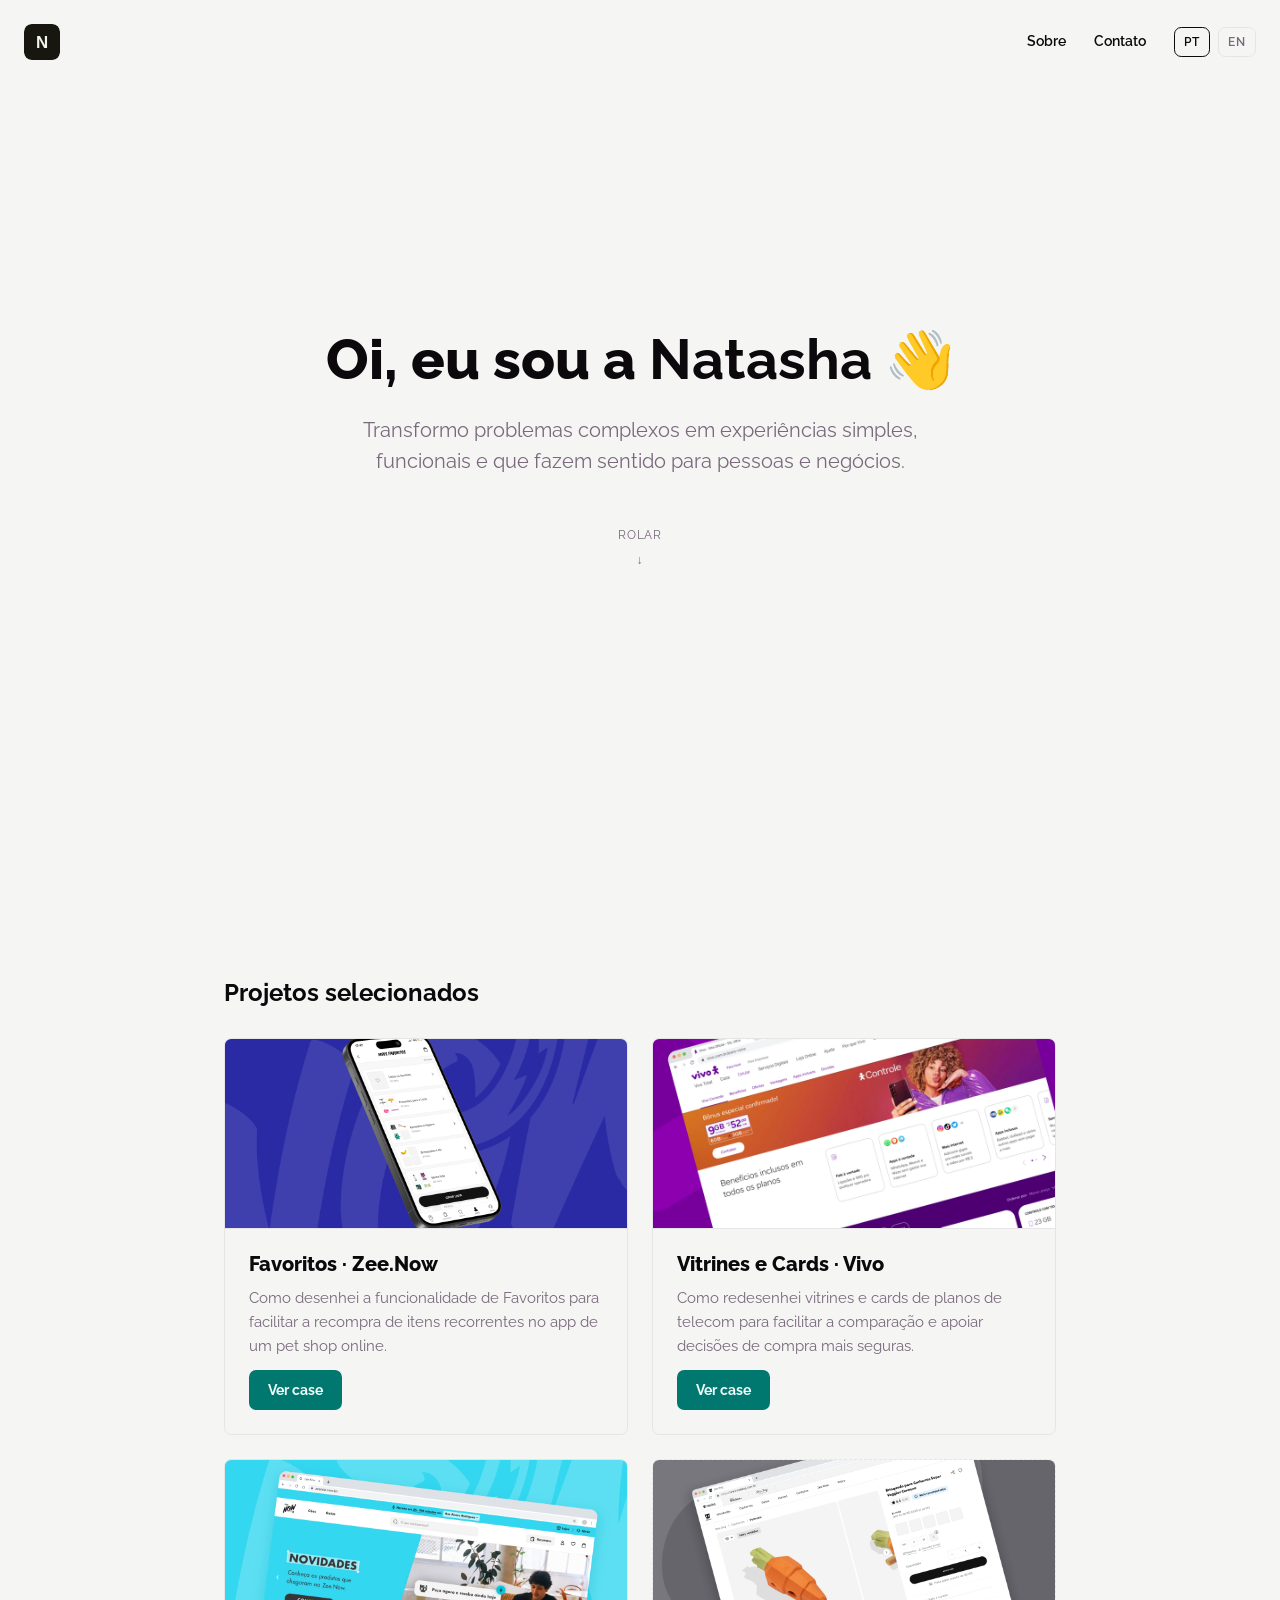
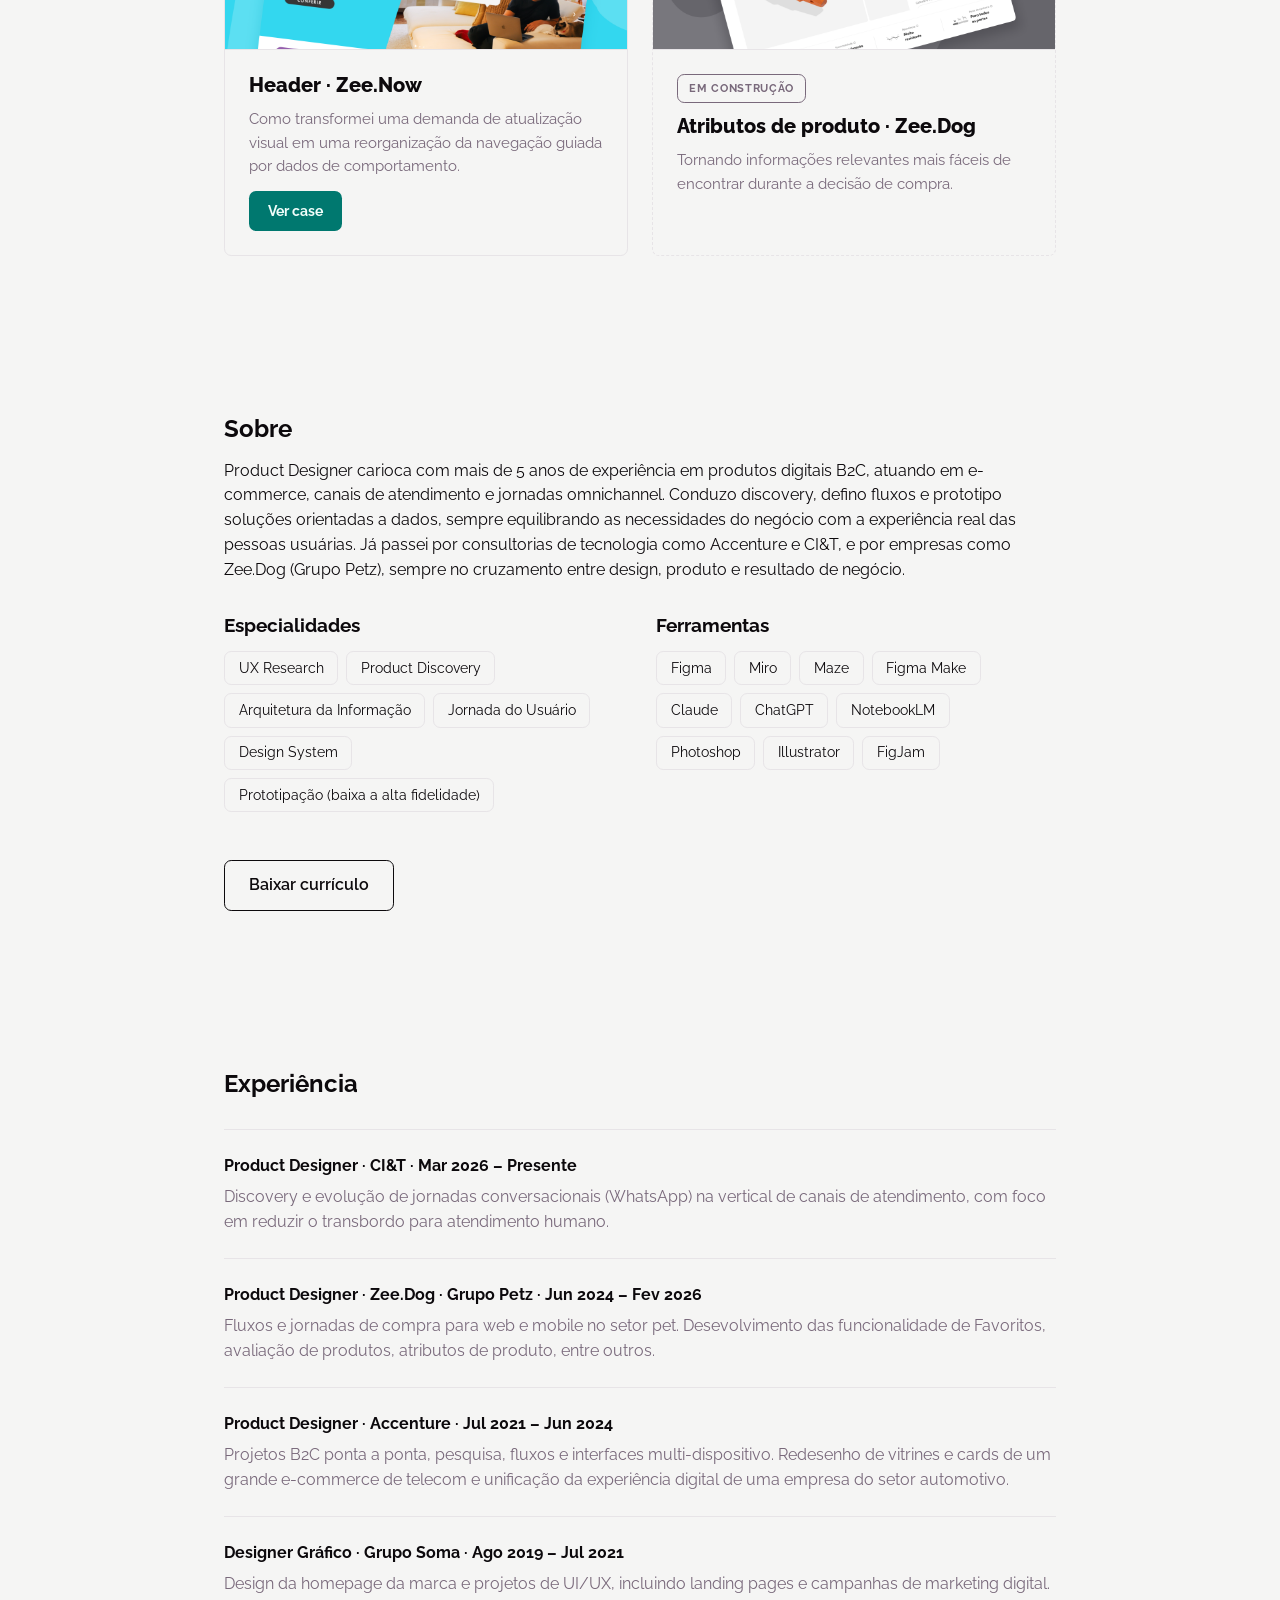
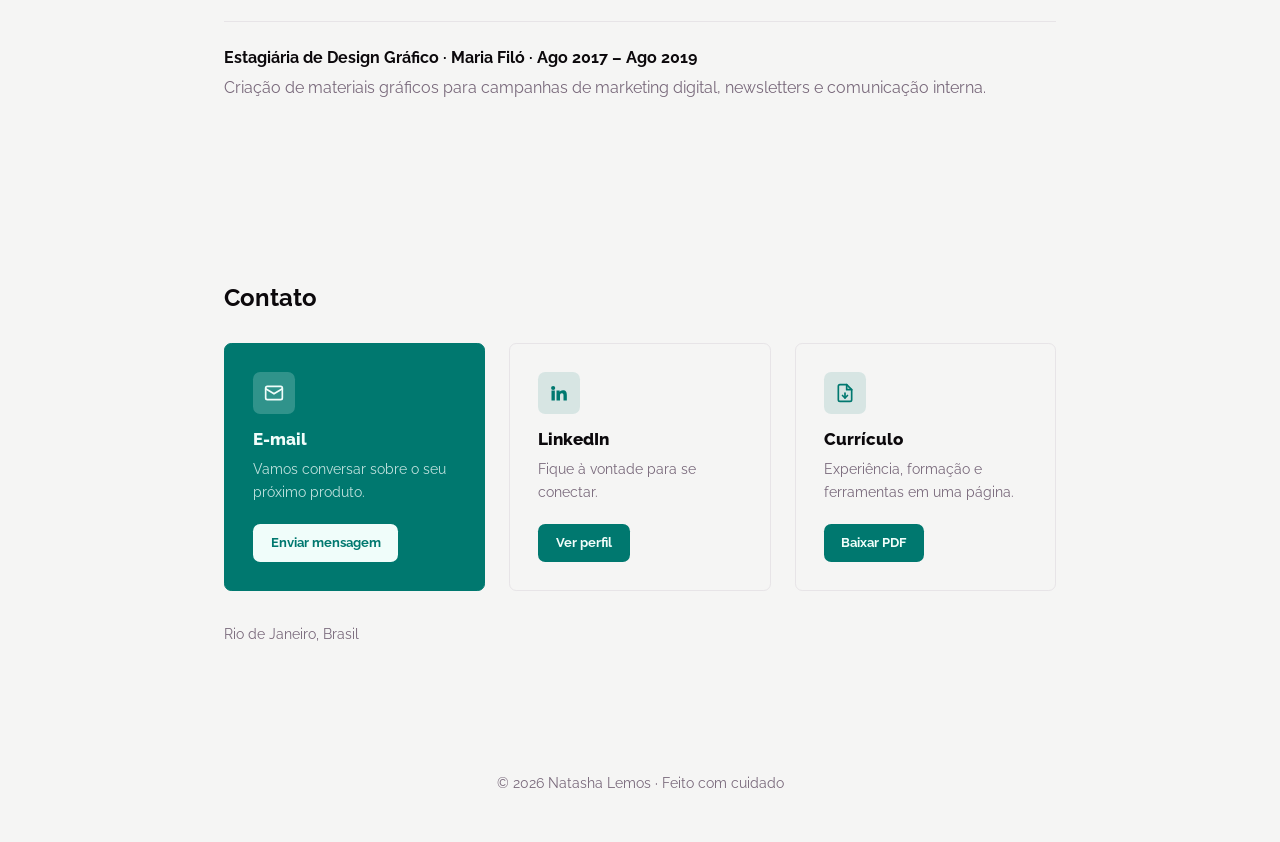
<file: index.html>
<!DOCTYPE html>
<html lang="pt">
<head>
  <meta charset="UTF-8" />
  <meta name="viewport" content="width=device-width, initial-scale=1.0" />
  <title>Natasha Lemos · Product Designer</title>
  <meta name="description" content="Natasha Lemos, Product Designer — discovery, jornadas omnichannel e experiência do usuário em produtos digitais B2C." />

  <meta property="og:type" content="website" />
  <meta property="og:url" content="https://natashalemos.vercel.app/" />
  <meta property="og:title" content="Natasha Lemos · Product Designer" />
  <meta property="og:description" content="Natasha Lemos, Product Designer — discovery, jornadas omnichannel e experiência do usuário em produtos digitais B2C." />
  <meta property="og:image" content="https://natashalemos.vercel.app/assets/og-image.png?v=2" />
  <meta property="og:image:width" content="1200" />
  <meta property="og:image:height" content="630" />
  <meta name="twitter:card" content="summary_large_image" />

  <link rel="preconnect" href="https://fonts.googleapis.com" />
  <link rel="preconnect" href="https://fonts.gstatic.com" crossorigin />
  <link rel="stylesheet" href="https://fonts.googleapis.com/css2?family=Raleway:wght@400;600;700;800&display=swap" />

  <link rel="icon" href="favicon.svg" type="image/svg+xml" />
  <link rel="stylesheet" href="css/style.css" />
</head>
<body>

  <header class="site-nav" id="siteNav">
    <a class="site-nav__logo" href="#hero" aria-label="Natasha Lemos">
      <img src="favicon.svg" alt="" width="36" height="36" />
    </a>

    <nav class="site-nav__links">
      <a href="#about">
        <span class="i18n" data-lang="pt">Sobre</span>
        <span class="i18n" data-lang="en" hidden>About</span>
      </a>
      <a href="#contact">
        <span class="i18n" data-lang="pt">Contato</span>
        <span class="i18n" data-lang="en" hidden>Contact</span>
      </a>
      <div class="lang-toggle" role="group" aria-label="Idioma / Language">
        <button type="button" class="lang-btn is-active" data-lang="pt" aria-pressed="true">PT</button>
        <button type="button" class="lang-btn" data-lang="en" aria-pressed="false">EN</button>
      </div>
    </nav>
  </header>

  <main>

    <!-- ============================= HERO ============================= -->
    <section id="hero" class="section hero">
      <h1>
        <span class="i18n" data-lang="pt">Oi, eu sou a <strong>Natasha</strong> 👋</span>
        <span class="i18n" data-lang="en" hidden>Hi, I'm <strong>Natasha</strong> 👋</span>
      </h1>
      <p class="hero__subtitle">
        <span class="i18n" data-lang="pt">Transformo problemas complexos em experiências simples, funcionais e que fazem sentido para pessoas e negócios.</span>
        <span class="i18n" data-lang="en" hidden>I turn complex problems into experiences that are simple, functional, and make sense for people and businesses.</span>
      </p>
      <button type="button" class="scroll-hint" data-scroll-target="#work">
        <span>
          <span class="i18n" data-lang="pt">Rolar</span>
          <span class="i18n" data-lang="en" hidden>Scroll</span>
        </span>
        <span aria-hidden="true">↓</span>
      </button>
    </section>

    <!-- ======================= SELECTED WORK ======================== -->
    <section id="work" class="section work">
      <h2>
        <span class="i18n" data-lang="pt">Projetos selecionados</span>
        <span class="i18n" data-lang="en" hidden>Selected work</span>
      </h2>

      <ul class="work__list">
        <!-- Duplique este <li> para cada novo projeto e ajuste o href e os textos -->
        <li class="work-card">
          <a href="projetos/favoritos-zee-now.html">
            <img class="work-card__cover"
                 src="assets/projetos/favoritos-zee-now/capa.png"
                 alt="Tela Meus Favoritos do app da Zee.Now em um mockup de celular."
                 width="1200" height="675" loading="lazy" />
            <div class="work-card__body">
              <h3>
                <span class="i18n" data-lang="pt">Favoritos · Zee.Now</span>
                <span class="i18n" data-lang="en" hidden>Favorites · Zee.Now</span>
              </h3>
              <p>
                <span class="i18n" data-lang="pt">Como desenhei a funcionalidade de Favoritos para facilitar a recompra de itens recorrentes no app de um pet shop online.</span>
                <span class="i18n" data-lang="en" hidden>How I designed the Favorites feature to make repurchasing recurring items easier in an online pet shop app.</span>
              </p>
              <span class="work-card__cta">
                <span class="i18n" data-lang="pt">Ver case</span>
                <span class="i18n" data-lang="en" hidden>View case</span>
              </span>
            </div>
          </a>
        </li>
        <li class="work-card">
          <a href="projetos/vitrines-cards-vivo.html">
            <img class="work-card__cover"
                 src="assets/projetos/vitrines-cards-vivo/capa.png"
                 alt="Vitrine de planos da Vivo aberta no navegador, em um mockup de desktop."
                 width="900" height="900" loading="lazy" />
            <div class="work-card__body">
              <h3>
                <span class="i18n" data-lang="pt">Vitrines e Cards · Vivo</span>
                <span class="i18n" data-lang="en" hidden>Storefronts and Cards · Vivo</span>
              </h3>
              <p>
                <span class="i18n" data-lang="pt">Como redesenhei vitrines e cards de planos de telecom para facilitar a comparação e apoiar decisões de compra mais seguras.</span>
                <span class="i18n" data-lang="en" hidden>How I redesigned telecom plan storefronts and cards to make comparison easier and support more confident purchase decisions.</span>
              </p>
              <span class="work-card__cta">
                <span class="i18n" data-lang="pt">Ver case</span>
                <span class="i18n" data-lang="en" hidden>View case</span>
              </span>
            </div>
          </a>
        </li>
        <li class="work-card">
          <a href="projetos/header-zee-now.html">
            <img class="work-card__cover"
                 src="assets/projetos/header-zee-now/capa.png"
                 alt="Home da Zee.Now aberta no navegador, com o header redesenhado no topo."
                 width="1200" height="675" loading="lazy" />
            <div class="work-card__body">
              <h3>
                <span class="i18n" data-lang="pt">Header · Zee.Now</span>
                <span class="i18n" data-lang="en" hidden>Header · Zee.Now</span>
              </h3>
              <p>
                <span class="i18n" data-lang="pt">Como transformei uma demanda de atualização visual em uma reorganização da navegação guiada por dados de comportamento.</span>
                <span class="i18n" data-lang="en" hidden>How I turned a request for a visual refresh into a navigation reorganization guided by behavior data.</span>
              </p>
              <span class="work-card__cta">
                <span class="i18n" data-lang="pt">Ver case</span>
                <span class="i18n" data-lang="en" hidden>View case</span>
              </span>
            </div>
          </a>
        </li>
        <!--
          Card em construção: usa <div> no lugar de <a> porque a página do
          case ainda não existe. Quando ela existir, trocar por <a href="...">,
          remover a classe work-card--wip e o selo work-card__badge.
        -->
        <li class="work-card work-card--wip">
          <div aria-label="Projeto em construção">
            <img class="work-card__cover"
                 src="assets/projetos/atributos-zee-dog/capa.png"
                 alt="Página de produto da Zee.Dog com atributos como tamanho, resistência e porte do cachorro."
                 width="1200" height="675" loading="lazy" />
            <div class="work-card__body">
              <span class="work-card__badge">
                <span class="i18n" data-lang="pt">Em construção</span>
                <span class="i18n" data-lang="en" hidden>In progress</span>
              </span>
              <h3>
                <span class="i18n" data-lang="pt">Atributos de produto · Zee.Dog</span>
                <span class="i18n" data-lang="en" hidden>Product attributes · Zee.Dog</span>
              </h3>
              <p>
                <span class="i18n" data-lang="pt">Tornando informações relevantes mais fáceis de encontrar durante a decisão de compra.</span>
                <span class="i18n" data-lang="en" hidden>Making relevant information easier to find during the purchase decision.</span>
              </p>
            </div>
          </div>
        </li>
      </ul>
    </section>

    <!-- ============================ ABOUT ============================ -->
    <section id="about" class="section about">
      <h2>
        <span class="i18n" data-lang="pt">Sobre</span>
        <span class="i18n" data-lang="en" hidden>About</span>
      </h2>
      <p>
        <span class="i18n" data-lang="pt">Product Designer carioca com mais de 5 anos de experiência em produtos digitais B2C, atuando em e-commerce, canais de atendimento e jornadas omnichannel. Conduzo discovery, defino fluxos e prototipo soluções orientadas a dados, sempre equilibrando as necessidades do negócio com a experiência real das pessoas usuárias. Já passei por consultorias de tecnologia como Accenture e CI&T, e por empresas como Zee.Dog (Grupo Petz), sempre no cruzamento entre design, produto e resultado de negócio.</span>
        <span class="i18n" data-lang="en" hidden>Product Designer based in Rio de Janeiro, Brazil, with 5+ years of experience in B2C digital products across e-commerce, customer service channels, and omnichannel journeys. I run discovery, define flows, and prototype data-informed solutions, always balancing business needs with real user experience. I've worked with technology consultancies like Accenture and CI&T, and with companies like Zee.Dog (Grupo Petz), always at the intersection of design, product, and business outcomes.</span>
      </p>

      <div class="about__grid">
        <div>
          <h3>
            <span class="i18n" data-lang="pt">Especialidades</span>
            <span class="i18n" data-lang="en" hidden>Specialties</span>
          </h3>
          <ul class="tag-list">
            <li><span class="i18n" data-lang="pt">UX Research</span><span class="i18n" data-lang="en" hidden>UX Research</span></li>
            <li><span class="i18n" data-lang="pt">Product Discovery</span><span class="i18n" data-lang="en" hidden>Product Discovery</span></li>
            <li><span class="i18n" data-lang="pt">Arquitetura da Informação</span><span class="i18n" data-lang="en" hidden>Information Architecture</span></li>
            <li><span class="i18n" data-lang="pt">Jornada do Usuário</span><span class="i18n" data-lang="en" hidden>User Journey</span></li>
            <li><span class="i18n" data-lang="pt">Design System</span><span class="i18n" data-lang="en" hidden>Design Systems</span></li>
            <li><span class="i18n" data-lang="pt">Prototipação (baixa a alta fidelidade)</span><span class="i18n" data-lang="en" hidden>Prototyping (low to high fidelity)</span></li>
          </ul>
        </div>

        <div>
          <h3>
            <span class="i18n" data-lang="pt">Ferramentas</span>
            <span class="i18n" data-lang="en" hidden>Tools</span>
          </h3>
          <ul class="tag-list">
            <li>Figma</li>
            <li>Miro</li>
            <li>Maze</li>
            <li>Figma Make</li>
            <li>Claude</li>
            <li>ChatGPT</li>
            <li>NotebookLM</li>
            <li>Photoshop</li>
            <li>Illustrator</li>
            <li>FigJam</li>
          </ul>
        </div>
      </div>

      <a class="button" href="assets/CV-NatashaLemosFerreira.pdf" download>
        <span class="i18n" data-lang="pt">Baixar currículo</span>
        <span class="i18n" data-lang="en" hidden>Download CV</span>
      </a>
    </section>

    <!-- ========================= EXPERIENCE ========================== -->
    <section id="experience" class="section experience">
      <h2>
        <span class="i18n" data-lang="pt">Experiência</span>
        <span class="i18n" data-lang="en" hidden>Experience</span>
      </h2>

      <ol class="timeline">
        <li>
          <p class="timeline__role">
            <span class="i18n" data-lang="pt">Product Designer · CI&amp;T · Mar 2026 – Presente</span>
            <span class="i18n" data-lang="en" hidden>Product Designer · CI&amp;T · Mar 2026 – Present</span>
          </p>
          <p class="timeline__desc">
            <span class="i18n" data-lang="pt">Discovery e evolução de jornadas conversacionais (WhatsApp) na vertical de canais de atendimento, com foco em reduzir o transbordo para atendimento humano.</span>
            <span class="i18n" data-lang="en" hidden>Discovery and evolution of conversational journeys (WhatsApp) within the customer service channels vertical, focused on reducing handoffs to human support.</span>
          </p>
        </li>
        <li>
          <p class="timeline__role">
            <span class="i18n" data-lang="pt">Product Designer · Zee.Dog · Grupo Petz · Jun 2024 – Fev 2026</span>
            <span class="i18n" data-lang="en" hidden>Product Designer · Zee.Dog · Grupo Petz · Jun 2024 – Feb 2026</span>
          </p>
          <p class="timeline__desc">
            <span class="i18n" data-lang="pt">Fluxos e jornadas de compra para web e mobile no setor pet. Desevolvimento das funcionalidade de Favoritos, avaliação de produtos, atributos de produto, entre outros.</span>
            <span class="i18n" data-lang="en" hidden>Purchase flows and customer journeys for web and mobile in the pet industry. Development of features such as Favorites, product reviews, product attributes, and more.</span>
          </p>
        </li>
        <li>
          <p class="timeline__role">
            <span class="i18n" data-lang="pt">Product Designer · Accenture · Jul 2021 – Jun 2024</span>
            <span class="i18n" data-lang="en" hidden>Product Designer · Accenture · Jul 2021 – Jun 2024</span>
          </p>
          <p class="timeline__desc">
            <span class="i18n" data-lang="pt">Projetos B2C ponta a ponta, pesquisa, fluxos e interfaces multi-dispositivo. Redesenho de vitrines e cards de um grande e-commerce de telecom e unificação da experiência digital de uma empresa do setor automotivo.</span>
            <span class="i18n" data-lang="en" hidden>End-to-end B2C projects — research, flows, and multi-device interfaces. Redesigned e-commerce storefronts for a telecom company and unified the digital experience for an automotive company.</span>
          </p>
        </li>
        <li>
          <p class="timeline__role">
            <span class="i18n" data-lang="pt">Designer Gráfico · Grupo Soma · Ago 2019 – Jul 2021</span>
            <span class="i18n" data-lang="en" hidden>Graphic Designer · Grupo Soma · Aug 2019 – Jul 2021</span>
          </p>
          <p class="timeline__desc">
            <span class="i18n" data-lang="pt">Design da homepage da marca e projetos de UI/UX, incluindo landing pages e campanhas de marketing digital.</span>
            <span class="i18n" data-lang="en" hidden>Designed the brand's homepage and UI/UX projects, including landing pages and digital marketing campaigns.</span>
          </p>
        </li>
        <li>
          <p class="timeline__role">
            <span class="i18n" data-lang="pt">Estagiária de Design Gráfico · Maria Filó · Ago 2017 – Ago 2019</span>
            <span class="i18n" data-lang="en" hidden>Graphic Design Intern · Maria Filó · Aug 2017 – Aug 2019</span>
          </p>
          <p class="timeline__desc">
            <span class="i18n" data-lang="pt">Criação de materiais gráficos para campanhas de marketing digital, newsletters e comunicação interna.</span>
            <span class="i18n" data-lang="en" hidden>Created graphic materials for digital marketing campaigns, newsletters, and internal communications.</span>
          </p>
        </li>
      </ol>
    </section>

    <!-- =========================== CONTACT ============================ -->
    <section id="contact" class="section contact">
      <h2>
        <span class="i18n" data-lang="pt">Contato</span>
        <span class="i18n" data-lang="en" hidden>Contact</span>
      </h2>
      <div class="contact__grid">
        <a class="contact-card contact-card--accent" href="mailto:natasha.lemosmf@gmail.com">
          <span class="contact-card__icon" aria-hidden="true">
            <svg viewBox="0 0 24 24" fill="none" stroke="currentColor" stroke-width="2" stroke-linecap="round" stroke-linejoin="round">
              <rect x="2" y="4" width="20" height="16" rx="2" />
              <path d="m22 7-10 6L2 7" />
            </svg>
          </span>
          <h3>
            <span class="i18n" data-lang="pt">E-mail</span>
            <span class="i18n" data-lang="en" hidden>Email</span>
          </h3>
          <p>
            <span class="i18n" data-lang="pt">Vamos conversar sobre o seu próximo produto.</span>
            <span class="i18n" data-lang="en" hidden>Let's talk about your next product.</span>
          </p>
          <span class="contact-card__cta">
            <span class="i18n" data-lang="pt">Enviar mensagem</span>
            <span class="i18n" data-lang="en" hidden>Send a message</span>
          </span>
        </a>

        <a class="contact-card" href="https://www.linkedin.com/in/natashalemos/" target="_blank" rel="noopener">
          <span class="contact-card__icon" aria-hidden="true">
            <svg viewBox="0 0 24 24" fill="currentColor">
              <path d="M4.98 3.5a2.5 2.5 0 1 1 0 5 2.5 2.5 0 0 1 0-5zM3 9h4v12H3zM9 9h3.8v1.7h.05c.53-.95 1.83-1.95 3.77-1.95 4.03 0 4.78 2.5 4.78 5.75V21h-4v-5.6c0-1.34-.03-3.06-1.95-3.06-1.95 0-2.25 1.45-2.25 2.96V21H9z" />
            </svg>
          </span>
          <h3>LinkedIn</h3>
          <p>
            <span class="i18n" data-lang="pt">Fique à vontade para se conectar.</span>
            <span class="i18n" data-lang="en" hidden>Feel free to connect.</span>
          </p>
          <span class="contact-card__cta">
            <span class="i18n" data-lang="pt">Ver perfil</span>
            <span class="i18n" data-lang="en" hidden>View profile</span>
          </span>
        </a>

        <a class="contact-card" href="assets/CV-NatashaLemosFerreira.pdf" download>
          <span class="contact-card__icon" aria-hidden="true">
            <svg viewBox="0 0 24 24" fill="none" stroke="currentColor" stroke-width="2" stroke-linecap="round" stroke-linejoin="round">
              <path d="M14 2H6a2 2 0 0 0-2 2v16a2 2 0 0 0 2 2h12a2 2 0 0 0 2-2V8z" />
              <path d="M14 2v6h6" />
              <path d="M12 18v-6" />
              <path d="m9 15 3 3 3-3" />
            </svg>
          </span>
          <h3>
            <span class="i18n" data-lang="pt">Currículo</span>
            <span class="i18n" data-lang="en" hidden>Resume</span>
          </h3>
          <p>
            <span class="i18n" data-lang="pt">Experiência, formação e ferramentas em uma página.</span>
            <span class="i18n" data-lang="en" hidden>Experience, education, and tools on a single page.</span>
          </p>
          <span class="contact-card__cta">
            <span class="i18n" data-lang="pt">Baixar PDF</span>
            <span class="i18n" data-lang="en" hidden>Download PDF</span>
          </span>
        </a>
      </div>

      <p class="contact__location">
        <span class="i18n" data-lang="pt">Rio de Janeiro, Brasil</span>
        <span class="i18n" data-lang="en" hidden>Rio de Janeiro, Brazil</span>
      </p>
    </section>

  </main>

  <footer class="footer">
    <p>
      &copy; <span id="year"></span> Natasha Lemos ·
      <span class="i18n" data-lang="pt">Feito com cuidado</span>
      <span class="i18n" data-lang="en" hidden>Made with care</span>
    </p>
  </footer>

  <script src="js/main.js"></script>
</body>
</html>
</file>
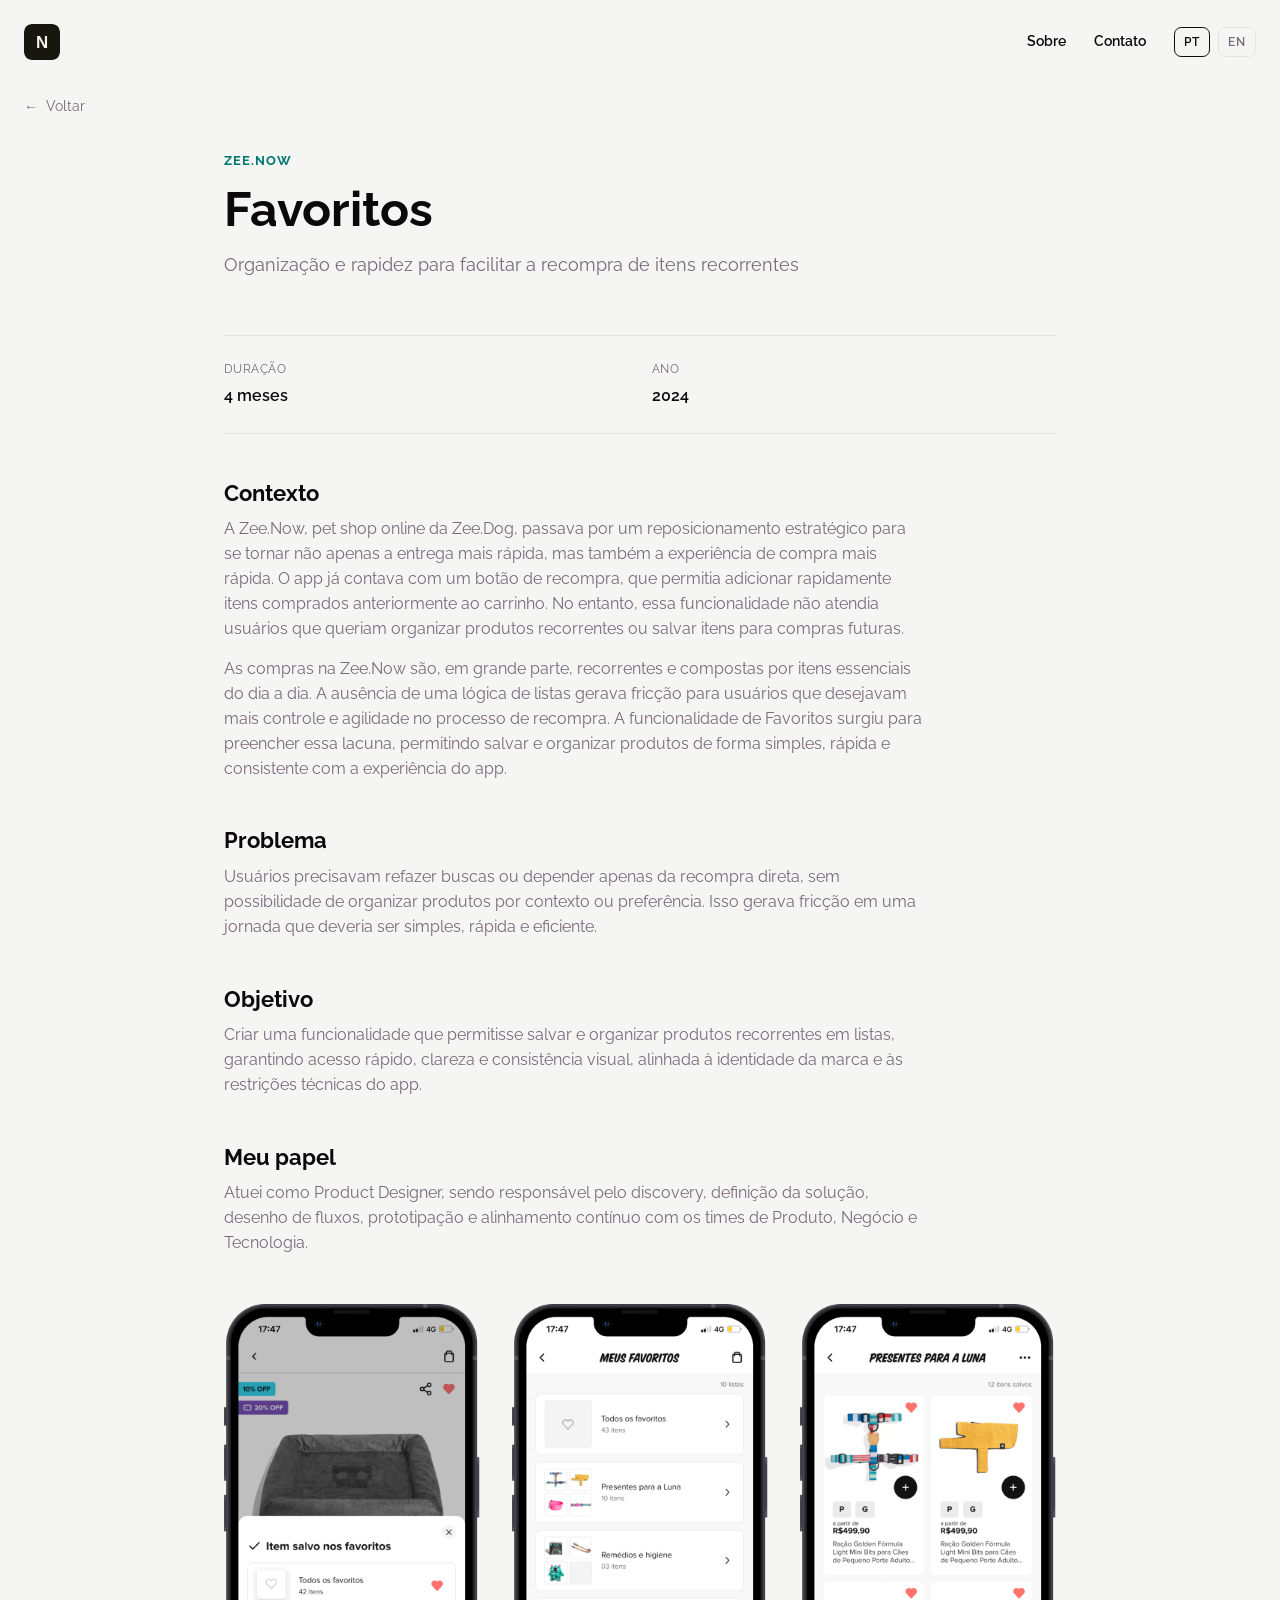
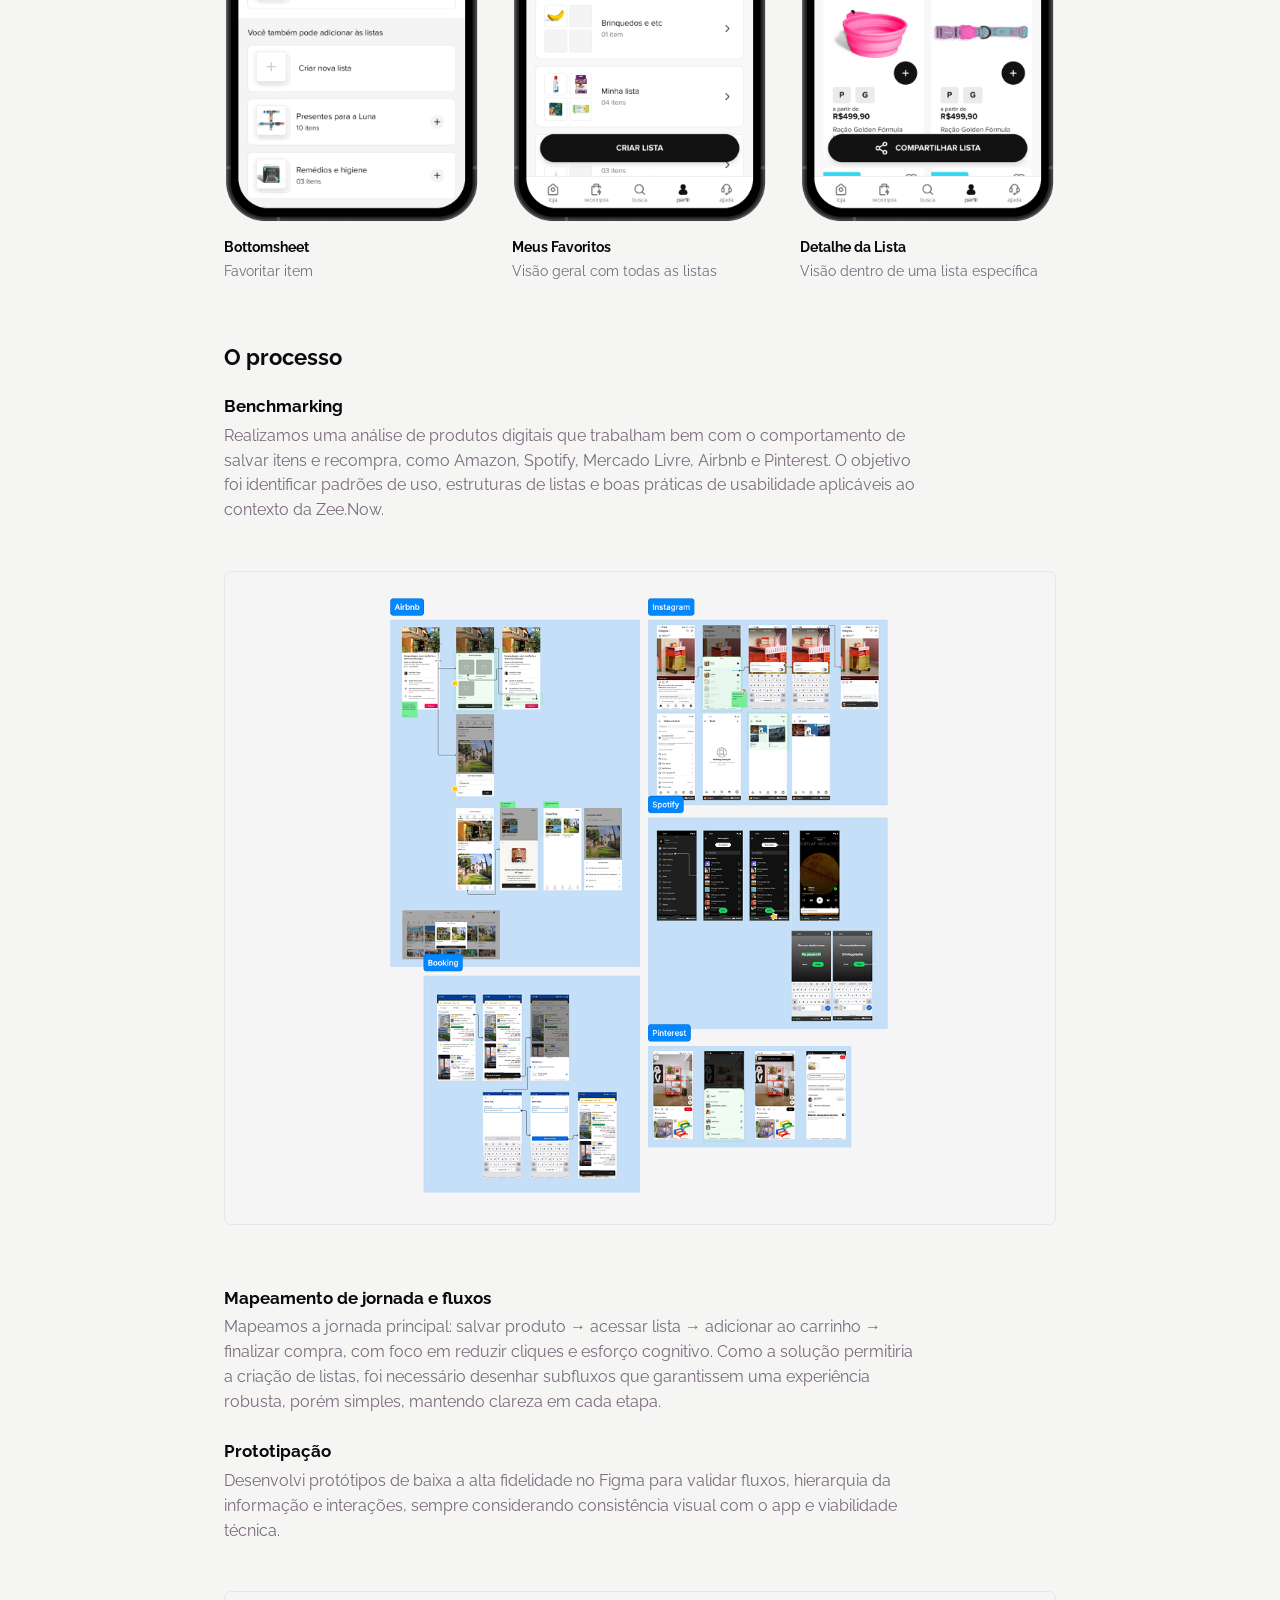
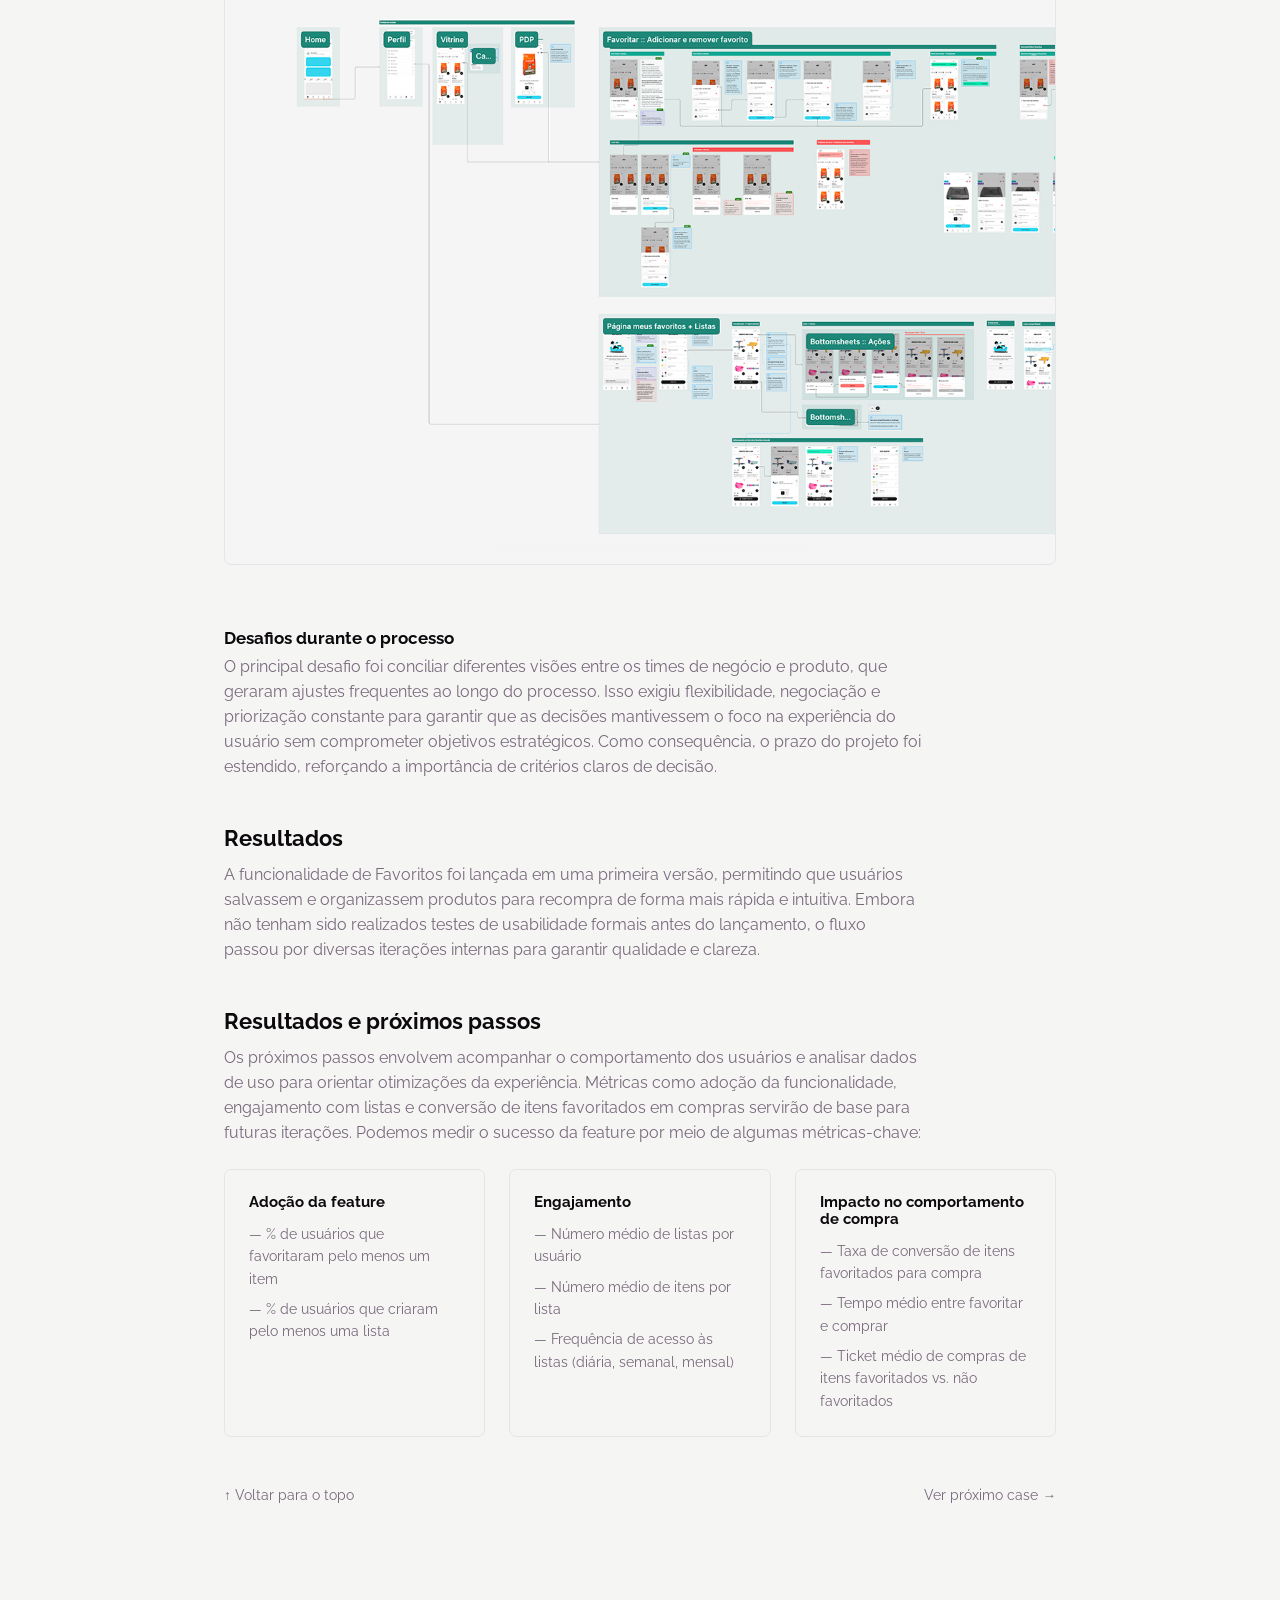
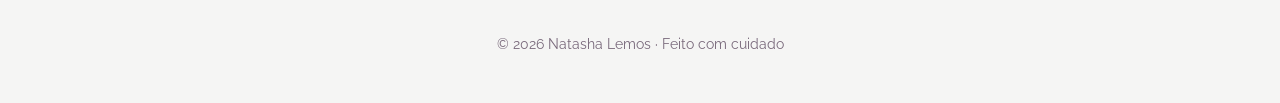
<file: projetos/favoritos-zee-now.html>
<!DOCTYPE html>
<html lang="pt">
<head>
  <meta charset="UTF-8" />
  <meta name="viewport" content="width=device-width, initial-scale=1.0" />
  <title>Favoritos · Zee.Now · Natasha Lemos</title>
  <meta name="description" content="Organização e rapidez para facilitar a recompra de itens recorrentes na Zee.Now." />

  <meta property="og:type" content="article" />
  <meta property="og:url" content="https://natashalemos.vercel.app/projetos/favoritos-zee-now.html" />
  <meta property="og:title" content="Favoritos · Zee.Now · Natasha Lemos" />
  <meta property="og:description" content="Organização e rapidez para facilitar a recompra de itens recorrentes na Zee.Now." />
  <meta property="og:image" content="https://natashalemos.vercel.app/assets/og-image.png?v=2" />
  <meta property="og:image:width" content="1200" />
  <meta property="og:image:height" content="630" />
  <meta name="twitter:card" content="summary_large_image" />

  <link rel="preconnect" href="https://fonts.googleapis.com" />
  <link rel="preconnect" href="https://fonts.gstatic.com" crossorigin />
  <link rel="stylesheet" href="https://fonts.googleapis.com/css2?family=Raleway:wght@400;600;700;800&display=swap" />

  <link rel="icon" href="../favicon.svg" type="image/svg+xml" />
  <link rel="stylesheet" href="../css/style.css" />
</head>
<body id="topo">

  <header class="site-nav" id="siteNav">
    <a class="site-nav__logo" href="../index.html#hero" aria-label="Natasha Lemos">
      <img src="../favicon.svg" alt="" width="36" height="36" />
    </a>

    <nav class="site-nav__links">
      <a href="../index.html#about">
        <span class="i18n" data-lang="pt">Sobre</span>
        <span class="i18n" data-lang="en" hidden>About</span>
      </a>
      <a href="../index.html#contact">
        <span class="i18n" data-lang="pt">Contato</span>
        <span class="i18n" data-lang="en" hidden>Contact</span>
      </a>
      <div class="lang-toggle" role="group" aria-label="Idioma / Language">
        <button type="button" class="lang-btn is-active" data-lang="pt" aria-pressed="true">PT</button>
        <button type="button" class="lang-btn" data-lang="en" aria-pressed="false">EN</button>
      </div>
    </nav>
  </header>

  <main>
    <a class="back-link" href="../index.html#work">
      <span aria-hidden="true">←</span>
      <span class="i18n" data-lang="pt">Voltar</span>
      <span class="i18n" data-lang="en" hidden>Back</span>
    </a>

    <!-- ========================= CABEÇALHO ========================= -->
    <header class="section case-header">
      <p class="case-company">Zee.Now</p>

      <h1>
        <span class="i18n" data-lang="pt">Favoritos</span>
        <span class="i18n" data-lang="en" hidden>Favorites</span>
      </h1>

      <p class="subtitle">
        <span class="i18n" data-lang="pt">Organização e rapidez para facilitar a recompra de itens recorrentes</span>
        <span class="i18n" data-lang="en" hidden>Organization and speed to make repurchasing recurring items easier</span>
      </p>
    </header>

    <!-- ====================== METADADOS ====================== -->
    <section class="section case-meta">
      <dl class="meta-grid">
        <div>
          <dt>
            <span class="i18n" data-lang="pt">Duração</span>
            <span class="i18n" data-lang="en" hidden>Duration</span>
          </dt>
          <dd>
            <span class="i18n" data-lang="pt">4 meses</span>
            <span class="i18n" data-lang="en" hidden>4 months</span>
          </dd>
        </div>
        <div>
          <dt>
            <span class="i18n" data-lang="pt">Ano</span>
            <span class="i18n" data-lang="en" hidden>Year</span>
          </dt>
          <dd>2024</dd>
        </div>
      </dl>
    </section>

    <!-- ========================== CONTEXTO ========================== -->
    <section class="section case-section">
      <h2>
        <span class="i18n" data-lang="pt">Contexto</span>
        <span class="i18n" data-lang="en" hidden>Context</span>
      </h2>
      <p>
        <span class="i18n" data-lang="pt">A Zee.Now, pet shop online da Zee.Dog, passava por um reposicionamento estratégico para se tornar não apenas a entrega mais rápida, mas também a experiência de compra mais rápida. O app já contava com um botão de recompra, que permitia adicionar rapidamente itens comprados anteriormente ao carrinho. No entanto, essa funcionalidade não atendia usuários que queriam organizar produtos recorrentes ou salvar itens para compras futuras.</span>
        <span class="i18n" data-lang="en" hidden>Zee.Now, Zee.Dog's online pet shop, was going through a strategic repositioning to become not just the fastest delivery, but also the fastest shopping experience. The app already had a repurchase button that let users quickly add previously bought items to the cart. That feature, however, did not serve users who wanted to organize recurring products or save items for future purchases.</span>
      </p>
      <p>
        <span class="i18n" data-lang="pt">As compras na Zee.Now são, em grande parte, recorrentes e compostas por itens essenciais do dia a dia. A ausência de uma lógica de listas gerava fricção para usuários que desejavam mais controle e agilidade no processo de recompra. A funcionalidade de Favoritos surgiu para preencher essa lacuna, permitindo salvar e organizar produtos de forma simples, rápida e consistente com a experiência do app.</span>
        <span class="i18n" data-lang="en" hidden>Purchases on Zee.Now are largely recurring and made up of everyday essentials. The absence of any list logic created friction for users who wanted more control and speed when repurchasing. The Favorites feature emerged to fill that gap, letting people save and organize products in a way that is simple, fast, and consistent with the app experience.</span>
      </p>
    </section>

    <!-- ========================== PROBLEMA ========================== -->
    <section class="section case-section">
      <h2>
        <span class="i18n" data-lang="pt">Problema</span>
        <span class="i18n" data-lang="en" hidden>Problem</span>
      </h2>
      <p>
        <span class="i18n" data-lang="pt">Usuários precisavam refazer buscas ou depender apenas da recompra direta, sem possibilidade de organizar produtos por contexto ou preferência. Isso gerava fricção em uma jornada que deveria ser simples, rápida e eficiente.</span>
        <span class="i18n" data-lang="en" hidden>Users had to redo searches or rely solely on direct repurchase, with no way to organize products by context or preference. This created friction in a journey that should have been simple, fast, and efficient.</span>
      </p>
    </section>

    <!-- ========================== OBJETIVO ========================== -->
    <section class="section case-section">
      <h2>
        <span class="i18n" data-lang="pt">Objetivo</span>
        <span class="i18n" data-lang="en" hidden>Goal</span>
      </h2>
      <p>
        <span class="i18n" data-lang="pt">Criar uma funcionalidade que permitisse salvar e organizar produtos recorrentes em listas, garantindo acesso rápido, clareza e consistência visual, alinhada à identidade da marca e às restrições técnicas do app.</span>
        <span class="i18n" data-lang="en" hidden>Create a feature that would let users save and organize recurring products into lists, ensuring fast access, clarity, and visual consistency, aligned with the brand identity and the app's technical constraints.</span>
      </p>
    </section>

    <!-- ========================= MEU PAPEL ========================== -->
    <section class="section case-section">
      <h2>
        <span class="i18n" data-lang="pt">Meu papel</span>
        <span class="i18n" data-lang="en" hidden>My role</span>
      </h2>
      <p>
        <span class="i18n" data-lang="pt">Atuei como Product Designer, sendo responsável pelo discovery, definição da solução, desenho de fluxos, prototipação e alinhamento contínuo com os times de Produto, Negócio e Tecnologia.</span>
        <span class="i18n" data-lang="en" hidden>I worked as Product Designer, responsible for discovery, solution definition, flow design, prototyping, and ongoing alignment with the Product, Business, and Technology teams.</span>
      </p>

    </section>

    <!-- ===================== TELAS DA SOLUÇÃO ======================= -->
    <div class="screens">
      <figure>
        <img src="../assets/projetos/favoritos-zee-now/01-bottomsheet-favoritar.png"
             alt="Bottomsheet do app da Zee.Now para favoritar um item e escolher a lista." />
        <figcaption>
          <strong>Bottomsheet</strong>
          <span class="i18n" data-lang="pt">Favoritar item</span>
          <span class="i18n" data-lang="en" hidden>Favoriting an item</span>
        </figcaption>
      </figure>
      <figure>
        <img src="../assets/projetos/favoritos-zee-now/02-meus-favoritos.png"
             alt="Tela Meus Favoritos, com a visão geral de todas as listas criadas." />
        <figcaption>
          <strong>
            <span class="i18n" data-lang="pt">Meus Favoritos</span>
            <span class="i18n" data-lang="en" hidden>My Favorites</span>
          </strong>
          <span class="i18n" data-lang="pt">Visão geral com todas as listas</span>
          <span class="i18n" data-lang="en" hidden>Overview of every list</span>
        </figcaption>
      </figure>
      <figure>
        <img src="../assets/projetos/favoritos-zee-now/03-detalhe-da-lista.png"
             alt="Tela de detalhe de uma lista, com os itens salvos prontos para recompra." />
        <figcaption>
          <strong>
            <span class="i18n" data-lang="pt">Detalhe da Lista</span>
            <span class="i18n" data-lang="en" hidden>List detail</span>
          </strong>
          <span class="i18n" data-lang="pt">Visão dentro de uma lista específica</span>
          <span class="i18n" data-lang="en" hidden>Inside a specific list</span>
        </figcaption>
      </figure>
    </div>

    <!-- ========================== O PROCESSO ======================== -->
    <section class="section case-section">
      <h2>
        <span class="i18n" data-lang="pt">O processo</span>
        <span class="i18n" data-lang="en" hidden>The process</span>
      </h2>

      <h3>Benchmarking</h3>
      <p>
        <span class="i18n" data-lang="pt">Realizamos uma análise de produtos digitais que trabalham bem com o comportamento de salvar itens e recompra, como Amazon, Spotify, Mercado Livre, Airbnb e Pinterest. O objetivo foi identificar padrões de uso, estruturas de listas e boas práticas de usabilidade aplicáveis ao contexto da Zee.Now.</span>
        <span class="i18n" data-lang="en" hidden>We analyzed digital products that handle saving items and repurchasing well, such as Amazon, Spotify, Mercado Livre, Airbnb, and Pinterest. The goal was to identify usage patterns, list structures, and usability best practices applicable to Zee.Now's context.</span>
      </p>
    </section>

    <figure class="case-figure">
      <img src="../assets/projetos/favoritos-zee-now/04-benchmarking.png"
           alt="Benchmarking dos fluxos de salvar itens em Airbnb, Instagram, Spotify, Booking e Pinterest." />
    </figure>

    <section class="section case-section">
      <h3>
        <span class="i18n" data-lang="pt">Mapeamento de jornada e fluxos</span>
        <span class="i18n" data-lang="en" hidden>Journey and flow mapping</span>
      </h3>
      <p>
        <span class="i18n" data-lang="pt">Mapeamos a jornada principal: salvar produto → acessar lista → adicionar ao carrinho → finalizar compra, com foco em reduzir cliques e esforço cognitivo. Como a solução permitiria a criação de listas, foi necessário desenhar subfluxos que garantissem uma experiência robusta, porém simples, mantendo clareza em cada etapa.</span>
        <span class="i18n" data-lang="en" hidden>We mapped the core journey: save product → open list → add to cart → check out, focused on reducing clicks and cognitive effort. Since the solution would allow users to create lists, we had to design sub-flows that kept the experience robust yet simple, staying clear at every step.</span>
      </p>

      <h3>
        <span class="i18n" data-lang="pt">Prototipação</span>
        <span class="i18n" data-lang="en" hidden>Prototyping</span>
      </h3>
      <p>
        <span class="i18n" data-lang="pt">Desenvolvi protótipos de baixa a alta fidelidade no Figma para validar fluxos, hierarquia da informação e interações, sempre considerando consistência visual com o app e viabilidade técnica.</span>
        <span class="i18n" data-lang="en" hidden>I built low-to-high-fidelity prototypes in Figma to validate flows, information hierarchy, and interactions, always weighing visual consistency with the app and technical feasibility.</span>
      </p>
    </section>

    <figure class="case-figure">
      <img src="../assets/projetos/favoritos-zee-now/05-fluxos-e-prototipos.png"
           alt="Mapa de fluxos e protótipos das telas da funcionalidade de Favoritos." />
    </figure>

    <section class="section case-section">
      <h3>
        <span class="i18n" data-lang="pt">Desafios durante o processo</span>
        <span class="i18n" data-lang="en" hidden>Challenges along the way</span>
      </h3>
      <p>
        <span class="i18n" data-lang="pt">O principal desafio foi conciliar diferentes visões entre os times de negócio e produto, que geraram ajustes frequentes ao longo do processo. Isso exigiu flexibilidade, negociação e priorização constante para garantir que as decisões mantivessem o foco na experiência do usuário sem comprometer objetivos estratégicos. Como consequência, o prazo do projeto foi estendido, reforçando a importância de critérios claros de decisão.</span>
        <span class="i18n" data-lang="en" hidden>The main challenge was reconciling different views between the business and product teams, which led to frequent adjustments throughout the process. This required flexibility, negotiation, and constant prioritization to keep decisions focused on the user experience without compromising strategic goals. As a result, the project timeline was extended, reinforcing the importance of clear decision criteria.</span>
      </p>
    </section>

    <!-- ========================== RESULTADOS ======================== -->
    <section class="section case-section">
      <h2>
        <span class="i18n" data-lang="pt">Resultados</span>
        <span class="i18n" data-lang="en" hidden>Results</span>
      </h2>
      <p>
        <span class="i18n" data-lang="pt">A funcionalidade de Favoritos foi lançada em uma primeira versão, permitindo que usuários salvassem e organizassem produtos para recompra de forma mais rápida e intuitiva. Embora não tenham sido realizados testes de usabilidade formais antes do lançamento, o fluxo passou por diversas iterações internas para garantir qualidade e clareza.</span>
        <span class="i18n" data-lang="en" hidden>The Favorites feature launched in a first version, letting users save and organize products for repurchase more quickly and intuitively. Although no formal usability testing was carried out before launch, the flow went through several internal iterations to ensure quality and clarity.</span>
      </p>
    </section>

    <section class="section case-section">
      <h2>
        <span class="i18n" data-lang="pt">Resultados e próximos passos</span>
        <span class="i18n" data-lang="en" hidden>Results and next steps</span>
      </h2>
      <p>
        <span class="i18n" data-lang="pt">Os próximos passos envolvem acompanhar o comportamento dos usuários e analisar dados de uso para orientar otimizações da experiência. Métricas como adoção da funcionalidade, engajamento com listas e conversão de itens favoritados em compras servirão de base para futuras iterações. Podemos medir o sucesso da feature por meio de algumas métricas-chave:</span>
        <span class="i18n" data-lang="en" hidden>Next steps involve tracking user behavior and analyzing usage data to guide improvements to the experience. Metrics such as feature adoption, engagement with lists, and conversion of favorited items into purchases will inform future iterations. We can measure the feature's success through a few key metrics:</span>
      </p>

      <div class="metrics-grid">
        <div class="metrics-card">
          <h3>
            <span class="i18n" data-lang="pt">Adoção da feature</span>
            <span class="i18n" data-lang="en" hidden>Feature adoption</span>
          </h3>
          <ul>
            <li>
              <span class="i18n" data-lang="pt">% de usuários que favoritaram pelo menos um item</span>
              <span class="i18n" data-lang="en" hidden>% of users who favorited at least one item</span>
            </li>
            <li>
              <span class="i18n" data-lang="pt">% de usuários que criaram pelo menos uma lista</span>
              <span class="i18n" data-lang="en" hidden>% of users who created at least one list</span>
            </li>
          </ul>
        </div>

        <div class="metrics-card">
          <h3>
            <span class="i18n" data-lang="pt">Engajamento</span>
            <span class="i18n" data-lang="en" hidden>Engagement</span>
          </h3>
          <ul>
            <li>
              <span class="i18n" data-lang="pt">Número médio de listas por usuário</span>
              <span class="i18n" data-lang="en" hidden>Average number of lists per user</span>
            </li>
            <li>
              <span class="i18n" data-lang="pt">Número médio de itens por lista</span>
              <span class="i18n" data-lang="en" hidden>Average number of items per list</span>
            </li>
            <li>
              <span class="i18n" data-lang="pt">Frequência de acesso às listas (diária, semanal, mensal)</span>
              <span class="i18n" data-lang="en" hidden>How often lists are opened (daily, weekly, monthly)</span>
            </li>
          </ul>
        </div>

        <div class="metrics-card">
          <h3>
            <span class="i18n" data-lang="pt">Impacto no comportamento de compra</span>
            <span class="i18n" data-lang="en" hidden>Impact on purchase behavior</span>
          </h3>
          <ul>
            <li>
              <span class="i18n" data-lang="pt">Taxa de conversão de itens favoritados para compra</span>
              <span class="i18n" data-lang="en" hidden>Conversion rate from favorited item to purchase</span>
            </li>
            <li>
              <span class="i18n" data-lang="pt">Tempo médio entre favoritar e comprar</span>
              <span class="i18n" data-lang="en" hidden>Average time between favoriting and buying</span>
            </li>
            <li>
              <span class="i18n" data-lang="pt">Ticket médio de compras de itens favoritados vs. não favoritados</span>
              <span class="i18n" data-lang="en" hidden>Average order value for favorited vs. non-favorited items</span>
            </li>
          </ul>
        </div>
      </div>
    </section>

    <nav class="case-nav">
      <a class="to-top" href="#topo">
        <span aria-hidden="true">↑</span>
        <span class="i18n" data-lang="pt">Voltar para o topo</span>
        <span class="i18n" data-lang="en" hidden>Back to top</span>
      </a>

      <a class="next-case" href="vitrines-cards-vivo.html">
        <span class="i18n" data-lang="pt">Ver próximo case</span>
        <span class="i18n" data-lang="en" hidden>Next case</span>
        <span aria-hidden="true">→</span>
      </a>
    </nav>
  </main>

  <footer class="footer">
    <p>
      &copy; <span id="year"></span> Natasha Lemos ·
      <span class="i18n" data-lang="pt">Feito com cuidado</span>
      <span class="i18n" data-lang="en" hidden>Made with care</span>
    </p>
  </footer>

  <script src="../js/main.js"></script>
</body>
</html>
</file>
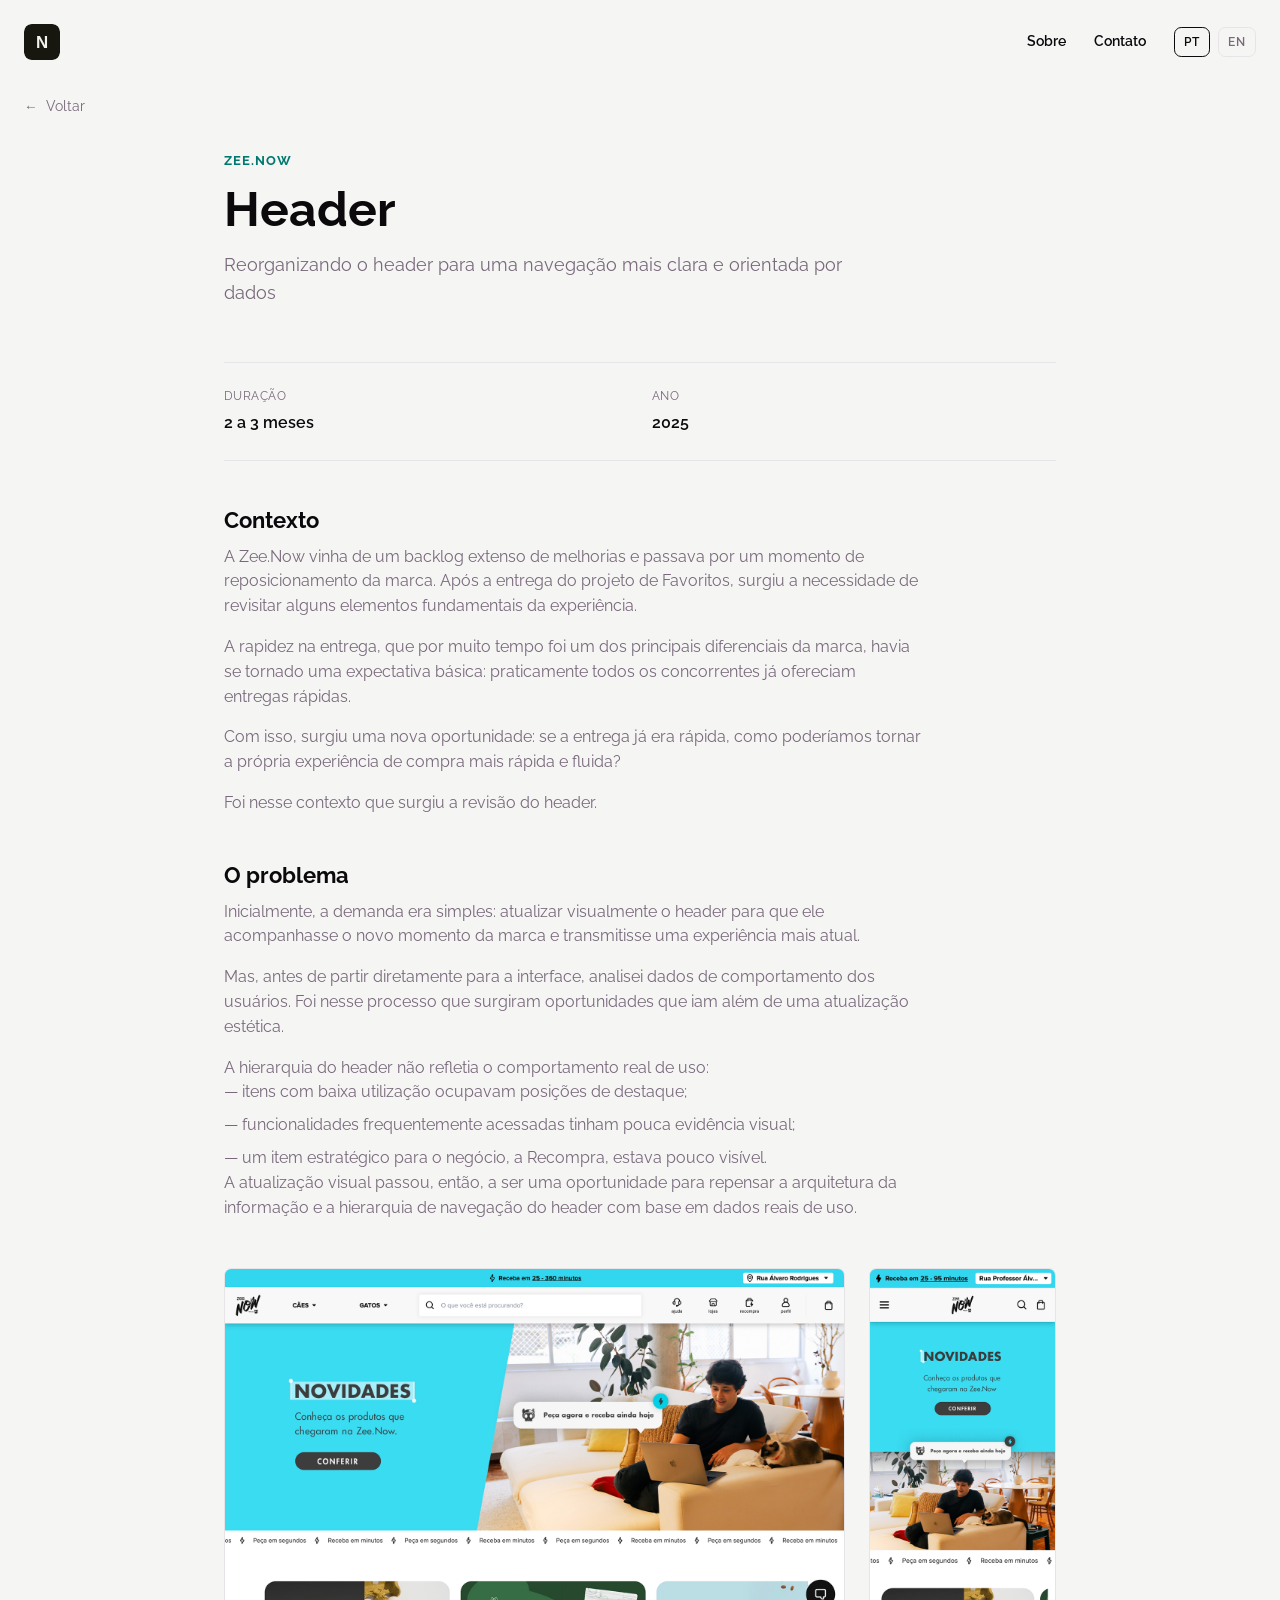
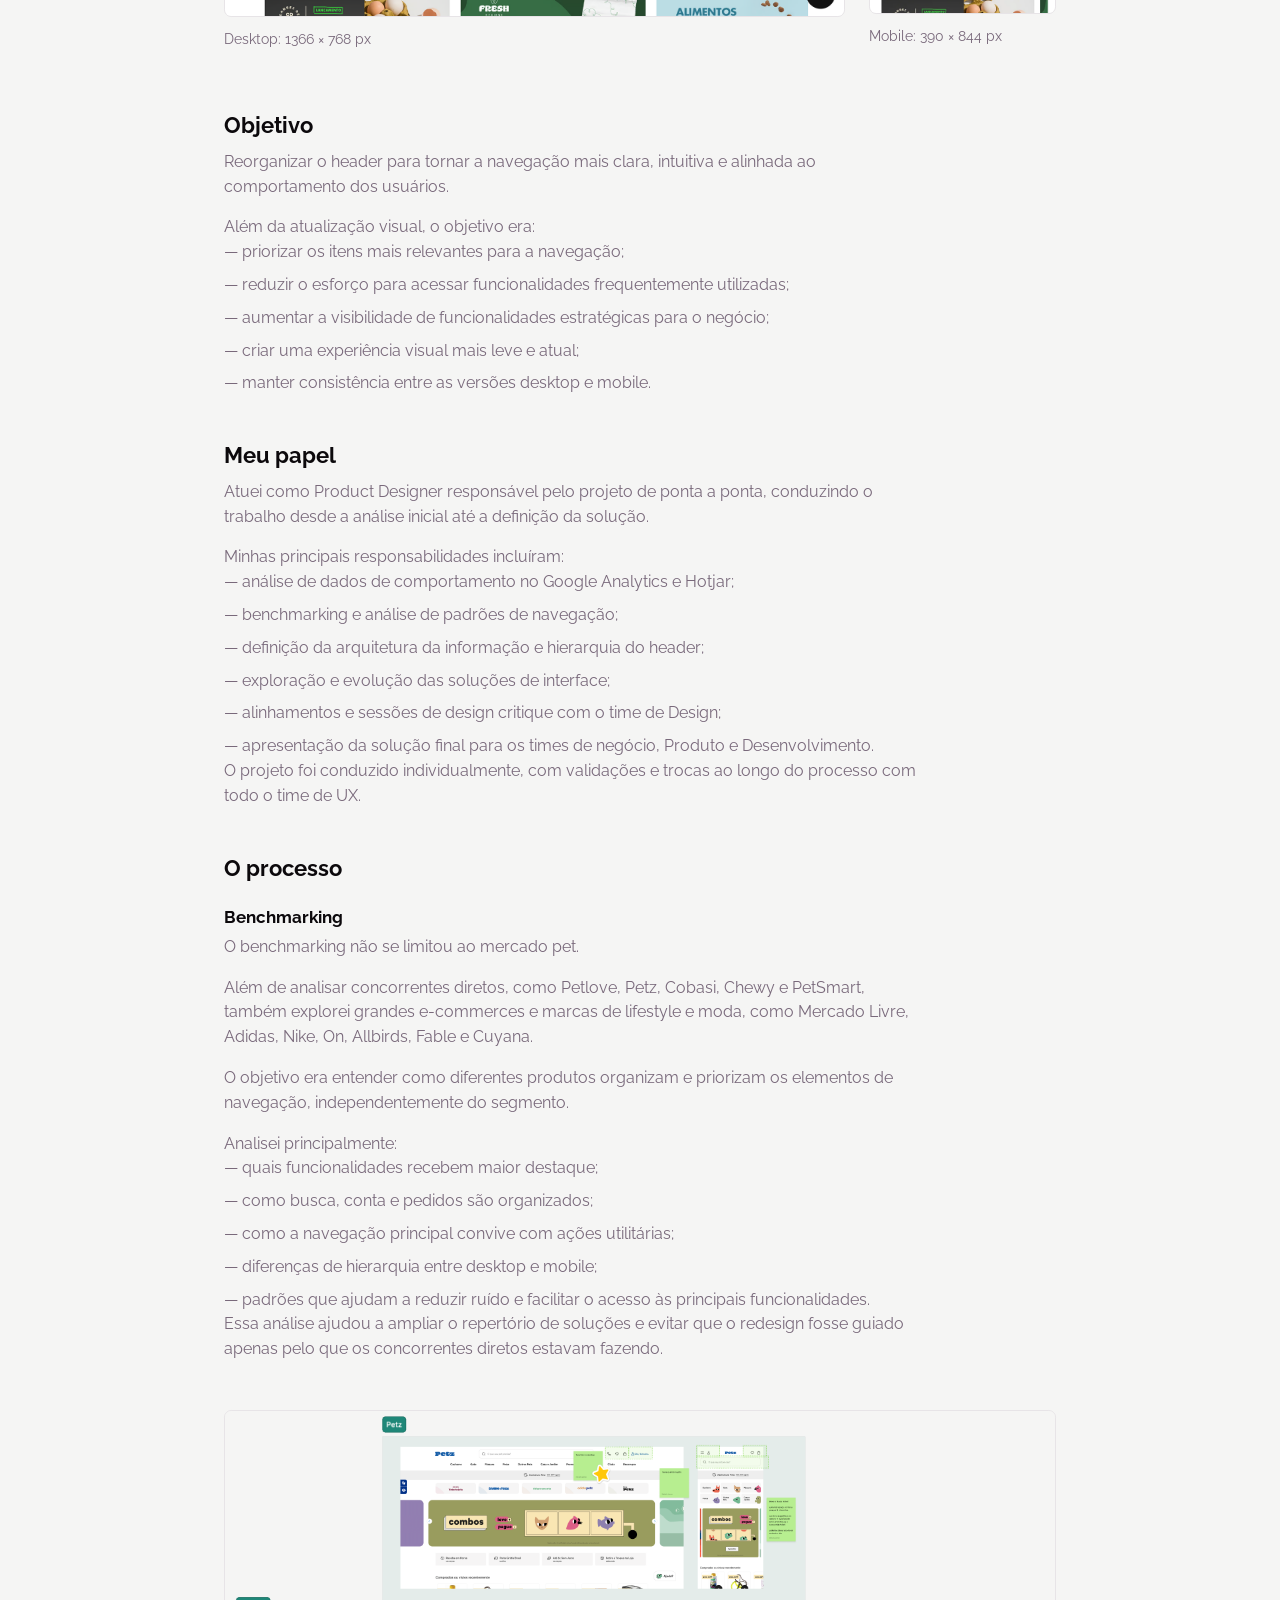
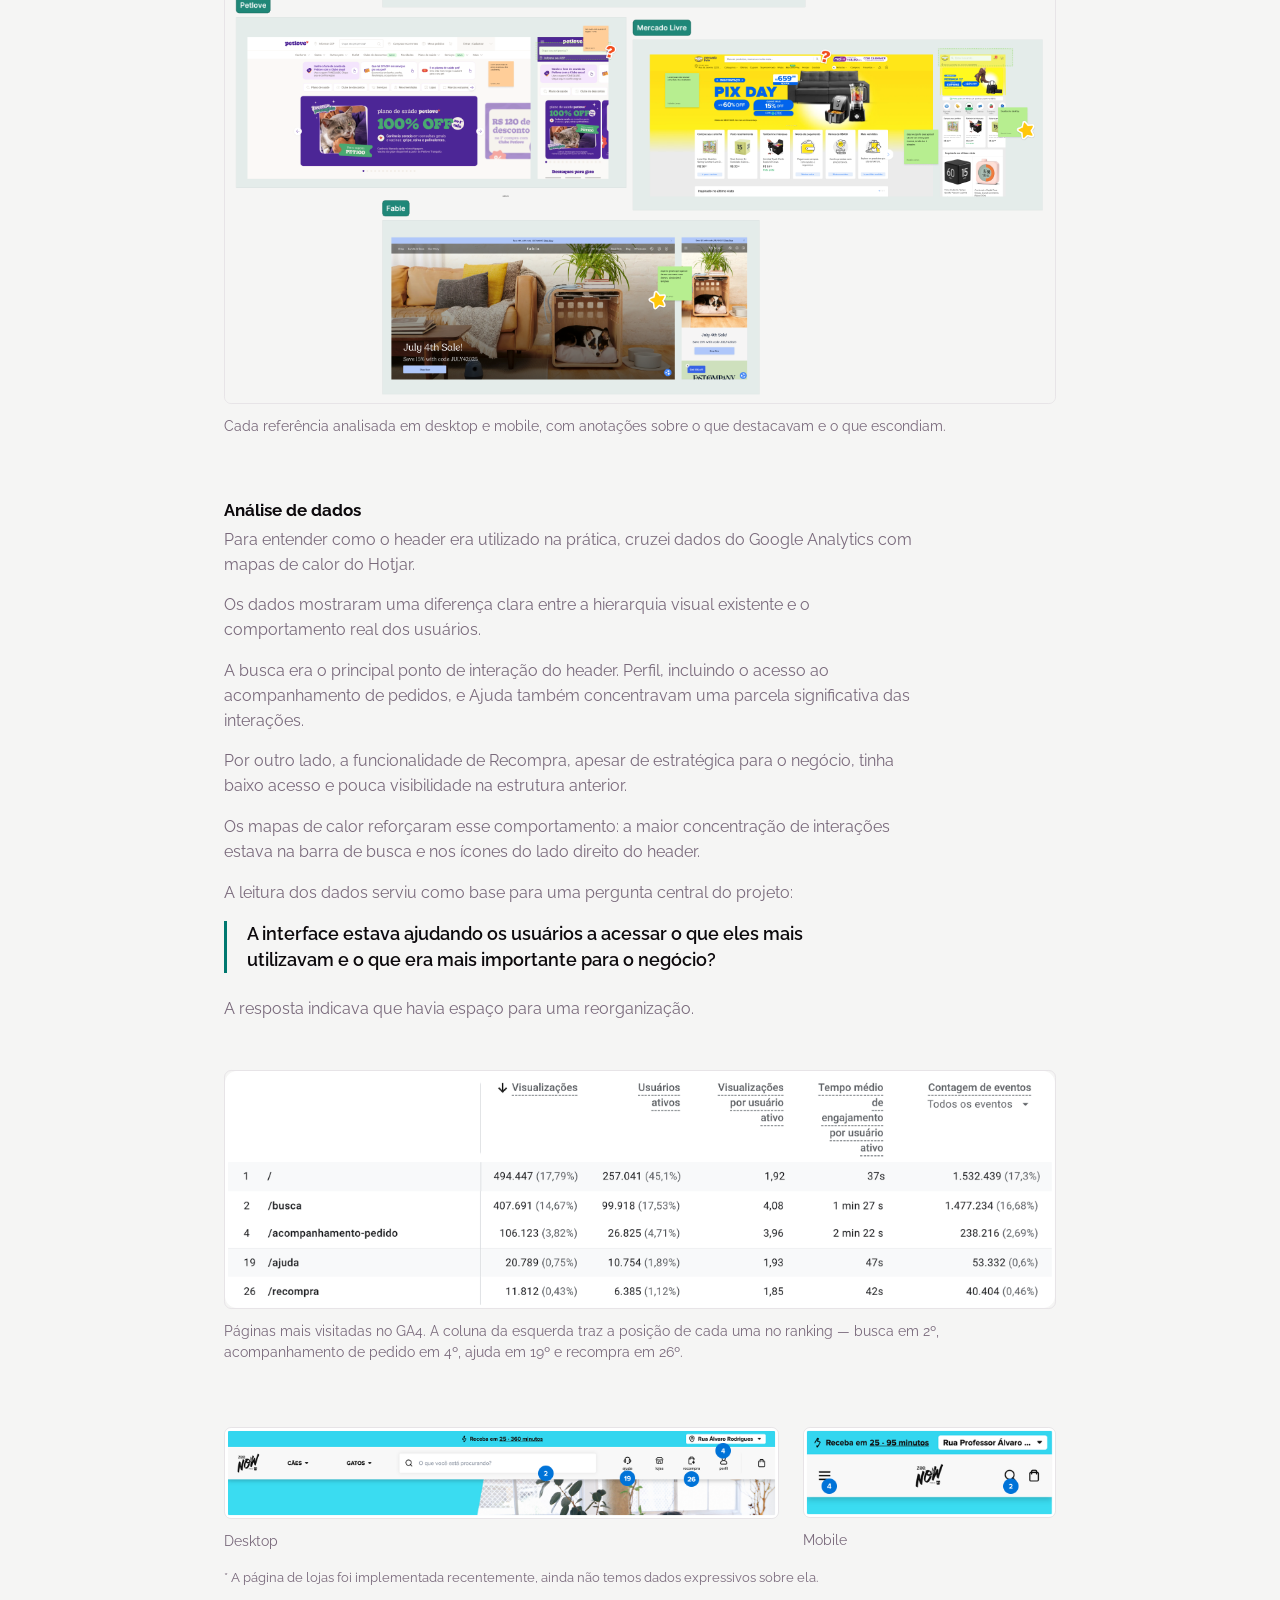
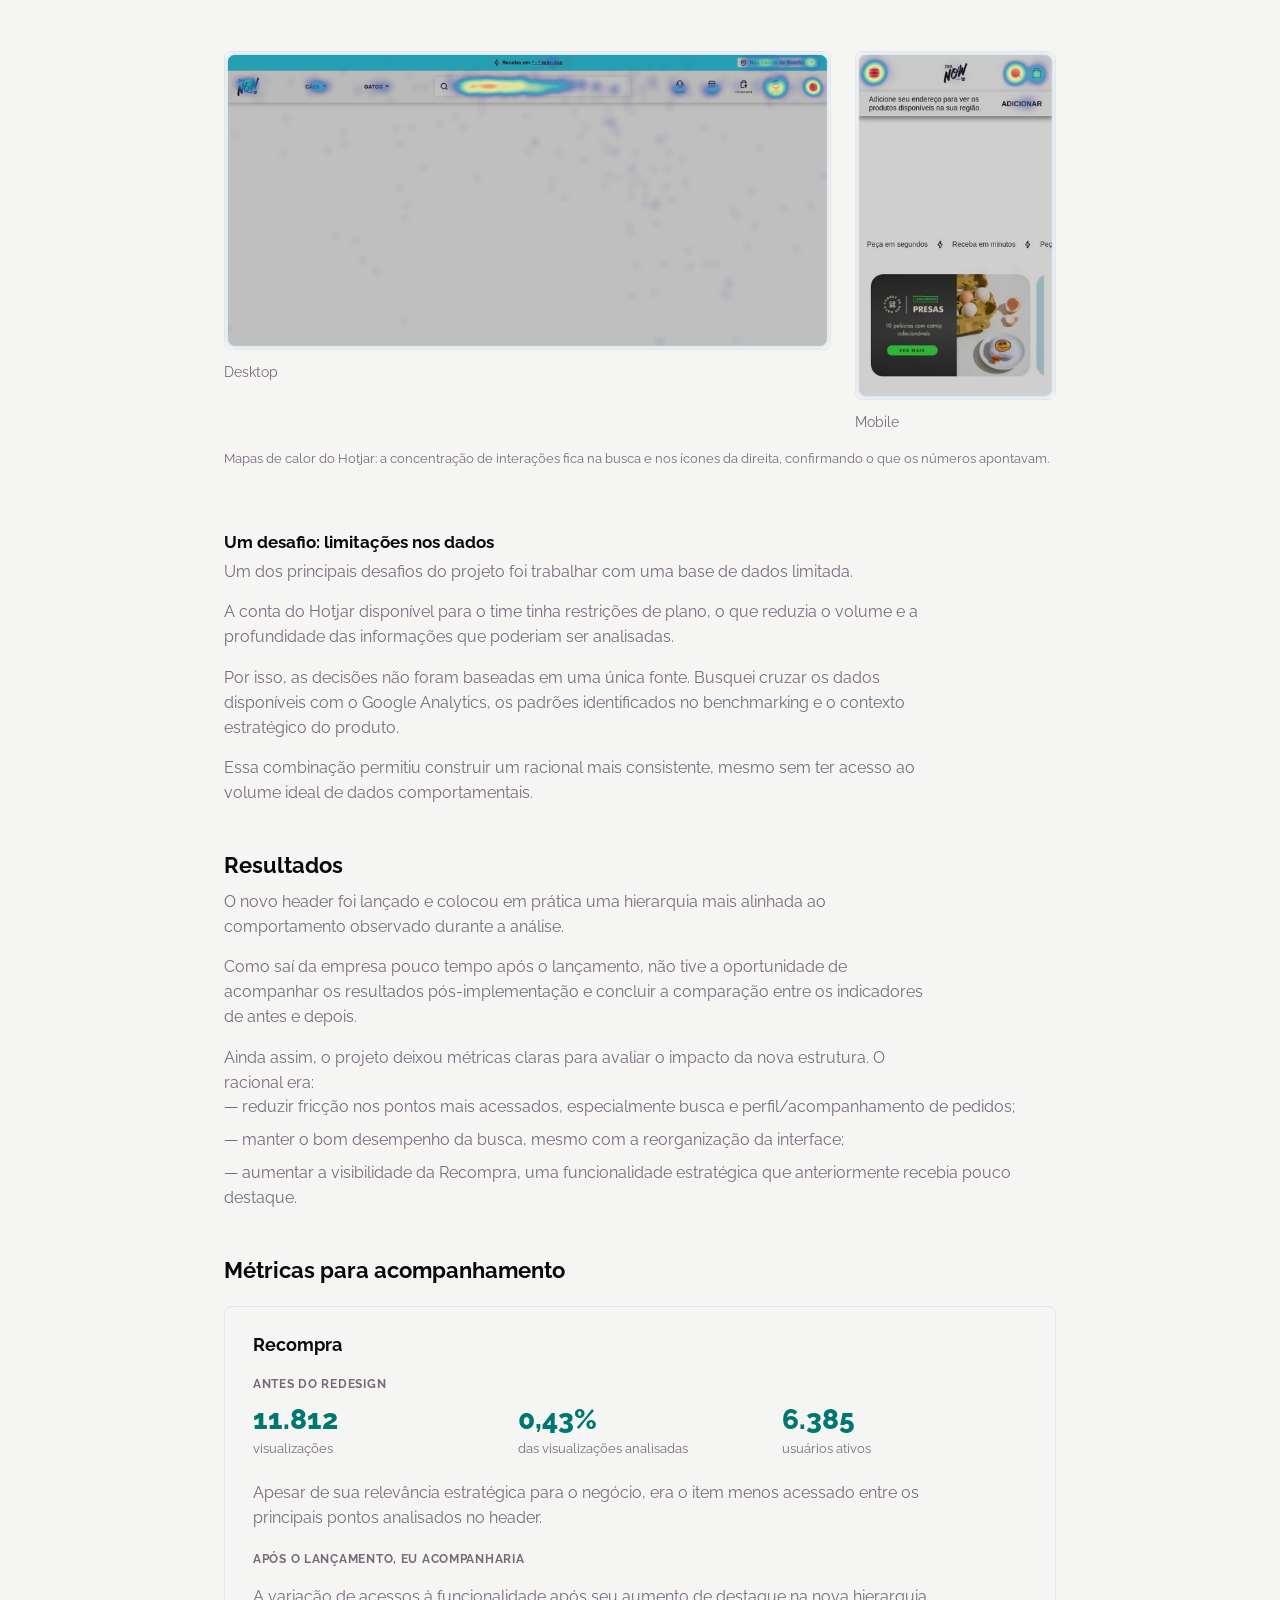
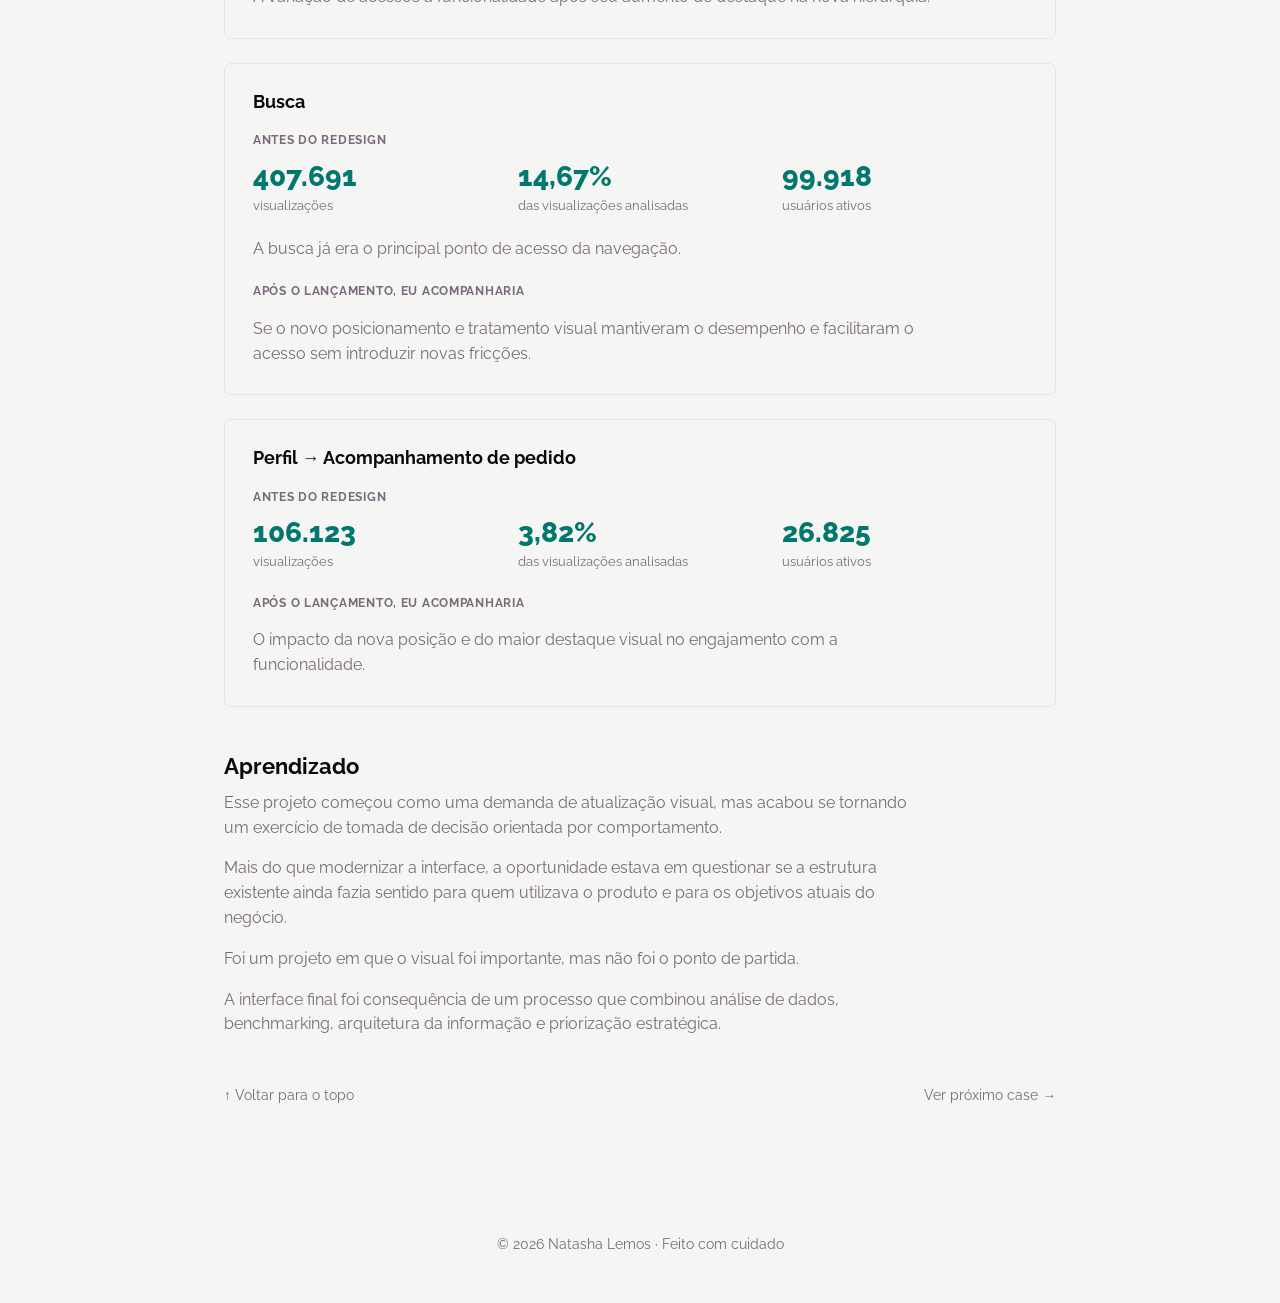
<file: projetos/header-zee-now.html>
<!DOCTYPE html>
<html lang="pt">
<head>
  <meta charset="UTF-8" />
  <meta name="viewport" content="width=device-width, initial-scale=1.0" />
  <title>Header · Zee.Now · Natasha Lemos</title>
  <meta name="description" content="Reorganizando o header da Zee.Now para uma navegação mais clara e orientada por dados." />

  <meta property="og:type" content="article" />
  <meta property="og:url" content="https://natashalemos.vercel.app/projetos/header-zee-now.html" />
  <meta property="og:title" content="Header · Zee.Now · Natasha Lemos" />
  <meta property="og:description" content="Reorganizando o header da Zee.Now para uma navegação mais clara e orientada por dados." />
  <meta property="og:image" content="https://natashalemos.vercel.app/assets/og-image.png?v=2" />
  <meta property="og:image:width" content="1200" />
  <meta property="og:image:height" content="630" />
  <meta name="twitter:card" content="summary_large_image" />

  <link rel="preconnect" href="https://fonts.googleapis.com" />
  <link rel="preconnect" href="https://fonts.gstatic.com" crossorigin />
  <link rel="stylesheet" href="https://fonts.googleapis.com/css2?family=Raleway:wght@400;600;700;800&display=swap" />

  <link rel="icon" href="../favicon.svg" type="image/svg+xml" />
  <link rel="stylesheet" href="../css/style.css" />
</head>
<body id="topo">

  <header class="site-nav" id="siteNav">
    <a class="site-nav__logo" href="../index.html#hero" aria-label="Natasha Lemos">
      <img src="../favicon.svg" alt="" width="36" height="36" />
    </a>

    <nav class="site-nav__links">
      <a href="../index.html#about">
        <span class="i18n" data-lang="pt">Sobre</span>
        <span class="i18n" data-lang="en" hidden>About</span>
      </a>
      <a href="../index.html#contact">
        <span class="i18n" data-lang="pt">Contato</span>
        <span class="i18n" data-lang="en" hidden>Contact</span>
      </a>
      <div class="lang-toggle" role="group" aria-label="Idioma / Language">
        <button type="button" class="lang-btn is-active" data-lang="pt" aria-pressed="true">PT</button>
        <button type="button" class="lang-btn" data-lang="en" aria-pressed="false">EN</button>
      </div>
    </nav>
  </header>

  <main>
    <a class="back-link" href="../index.html#work">
      <span aria-hidden="true">←</span>
      <span class="i18n" data-lang="pt">Voltar</span>
      <span class="i18n" data-lang="en" hidden>Back</span>
    </a>

    <!-- ========================= CABEÇALHO ========================= -->
    <header class="section case-header">
      <p class="case-company">Zee.Now</p>

      <h1>Header</h1>

      <p class="subtitle">
        <span class="i18n" data-lang="pt">Reorganizando o header para uma navegação mais clara e orientada por dados</span>
        <span class="i18n" data-lang="en" hidden>Reorganizing the header for clearer, data-informed navigation</span>
      </p>
    </header>

    <!-- ====================== METADADOS ====================== -->
    <section class="section case-meta">
      <dl class="meta-grid">
        <div>
          <dt>
            <span class="i18n" data-lang="pt">Duração</span>
            <span class="i18n" data-lang="en" hidden>Duration</span>
          </dt>
          <dd>
            <span class="i18n" data-lang="pt">2 a 3 meses</span>
            <span class="i18n" data-lang="en" hidden>2 to 3 months</span>
          </dd>
        </div>
        <div>
          <dt>
            <span class="i18n" data-lang="pt">Ano</span>
            <span class="i18n" data-lang="en" hidden>Year</span>
          </dt>
          <dd>2025</dd>
        </div>
      </dl>
    </section>

    <!-- ========================== CONTEXTO ========================== -->
    <section class="section case-section">
      <h2>
        <span class="i18n" data-lang="pt">Contexto</span>
        <span class="i18n" data-lang="en" hidden>Context</span>
      </h2>
      <p>
        <span class="i18n" data-lang="pt">A Zee.Now vinha de um backlog extenso de melhorias e passava por um momento de reposicionamento da marca. Após a entrega do projeto de Favoritos, surgiu a necessidade de revisitar alguns elementos fundamentais da experiência.</span>
        <span class="i18n" data-lang="en" hidden>Zee.Now was coming off an extensive backlog of improvements and going through a brand repositioning. After delivering the Favorites project, the need came up to revisit some fundamental elements of the experience.</span>
      </p>
      <p>
        <span class="i18n" data-lang="pt">A rapidez na entrega, que por muito tempo foi um dos principais diferenciais da marca, havia se tornado uma expectativa básica: praticamente todos os concorrentes já ofereciam entregas rápidas.</span>
        <span class="i18n" data-lang="en" hidden>Fast delivery, long one of the brand's main differentiators, had become table stakes: virtually every competitor already offered it.</span>
      </p>
      <p>
        <span class="i18n" data-lang="pt">Com isso, surgiu uma nova oportunidade: se a entrega já era rápida, como poderíamos tornar a própria experiência de compra mais rápida e fluida?</span>
        <span class="i18n" data-lang="en" hidden>That opened a new opportunity: if delivery was already fast, how could we make the shopping experience itself faster and smoother?</span>
      </p>
      <p>
        <span class="i18n" data-lang="pt">Foi nesse contexto que surgiu a revisão do header.</span>
        <span class="i18n" data-lang="en" hidden>That's the context in which the header review came about.</span>
      </p>
    </section>

    <!-- ========================= O PROBLEMA ========================= -->
    <section class="section case-section">
      <h2>
        <span class="i18n" data-lang="pt">O problema</span>
        <span class="i18n" data-lang="en" hidden>The problem</span>
      </h2>
      <p>
        <span class="i18n" data-lang="pt">Inicialmente, a demanda era simples: atualizar visualmente o header para que ele acompanhasse o novo momento da marca e transmitisse uma experiência mais atual.</span>
        <span class="i18n" data-lang="en" hidden>At first, the request was simple: refresh the header visually so it matched the brand's new moment and conveyed a more current experience.</span>
      </p>
      <p>
        <span class="i18n" data-lang="pt">Mas, antes de partir diretamente para a interface, analisei dados de comportamento dos usuários. Foi nesse processo que surgiram oportunidades que iam além de uma atualização estética.</span>
        <span class="i18n" data-lang="en" hidden>But before jumping straight into the interface, I looked at user behavior data. That's where opportunities beyond a cosmetic update surfaced.</span>
      </p>
      <p>
        <span class="i18n" data-lang="pt">A hierarquia do header não refletia o comportamento real de uso:</span>
        <span class="i18n" data-lang="en" hidden>The header's hierarchy didn't reflect actual usage:</span>
      </p>
      <ul>
        <li>
          <span class="i18n" data-lang="pt">itens com baixa utilização ocupavam posições de destaque;</span>
          <span class="i18n" data-lang="en" hidden>low-usage items occupied prominent positions;</span>
        </li>
        <li>
          <span class="i18n" data-lang="pt">funcionalidades frequentemente acessadas tinham pouca evidência visual;</span>
          <span class="i18n" data-lang="en" hidden>frequently accessed features had little visual weight;</span>
        </li>
        <li>
          <span class="i18n" data-lang="pt">um item estratégico para o negócio, a Recompra, estava pouco visível.</span>
          <span class="i18n" data-lang="en" hidden>an item that was strategic for the business, Repurchase, was barely visible.</span>
        </li>
      </ul>
      <p>
        <span class="i18n" data-lang="pt">A atualização visual passou, então, a ser uma oportunidade para repensar a arquitetura da informação e a hierarquia de navegação do header com base em dados reais de uso.</span>
        <span class="i18n" data-lang="en" hidden>The visual refresh then became an opportunity to rethink the header's information architecture and navigation hierarchy based on real usage data.</span>
      </p>
    </section>

    <!-- ==================== O HEADER ANTES ========================== -->
    <div class="figure-pair" style="--cols: 1644fr 494fr">
      <figure>
        <img src="../assets/projetos/header-zee-now/01-header-antes-desktop.png"
             alt="Header da Zee.Now antes do redesenho, na versão desktop."
             width="1644" height="920" loading="lazy" />
        <figcaption>Desktop: 1366 × 768 px</figcaption>
      </figure>
      <figure>
        <img src="../assets/projetos/header-zee-now/02-header-antes-mobile.png"
             alt="Header da Zee.Now antes do redesenho, na versão mobile."
             width="494" height="920" loading="lazy" />
        <figcaption>Mobile: 390 × 844 px</figcaption>
      </figure>
    </div>

    <!-- ========================== OBJETIVO ========================== -->
    <section class="section case-section">
      <h2>
        <span class="i18n" data-lang="pt">Objetivo</span>
        <span class="i18n" data-lang="en" hidden>Goal</span>
      </h2>
      <p>
        <span class="i18n" data-lang="pt">Reorganizar o header para tornar a navegação mais clara, intuitiva e alinhada ao comportamento dos usuários.</span>
        <span class="i18n" data-lang="en" hidden>Reorganize the header to make navigation clearer, more intuitive, and better aligned with user behavior.</span>
      </p>
      <p>
        <span class="i18n" data-lang="pt">Além da atualização visual, o objetivo era:</span>
        <span class="i18n" data-lang="en" hidden>Beyond the visual refresh, the goals were to:</span>
      </p>
      <ul>
        <li>
          <span class="i18n" data-lang="pt">priorizar os itens mais relevantes para a navegação;</span>
          <span class="i18n" data-lang="en" hidden>prioritize the items most relevant to navigation;</span>
        </li>
        <li>
          <span class="i18n" data-lang="pt">reduzir o esforço para acessar funcionalidades frequentemente utilizadas;</span>
          <span class="i18n" data-lang="en" hidden>reduce the effort of reaching frequently used features;</span>
        </li>
        <li>
          <span class="i18n" data-lang="pt">aumentar a visibilidade de funcionalidades estratégicas para o negócio;</span>
          <span class="i18n" data-lang="en" hidden>increase the visibility of features that are strategic for the business;</span>
        </li>
        <li>
          <span class="i18n" data-lang="pt">criar uma experiência visual mais leve e atual;</span>
          <span class="i18n" data-lang="en" hidden>create a lighter, more current visual experience;</span>
        </li>
        <li>
          <span class="i18n" data-lang="pt">manter consistência entre as versões desktop e mobile.</span>
          <span class="i18n" data-lang="en" hidden>keep desktop and mobile consistent.</span>
        </li>
      </ul>
    </section>

    <!-- ========================= MEU PAPEL ========================== -->
    <section class="section case-section">
      <h2>
        <span class="i18n" data-lang="pt">Meu papel</span>
        <span class="i18n" data-lang="en" hidden>My role</span>
      </h2>
      <p>
        <span class="i18n" data-lang="pt">Atuei como Product Designer responsável pelo projeto de ponta a ponta, conduzindo o trabalho desde a análise inicial até a definição da solução.</span>
        <span class="i18n" data-lang="en" hidden>I worked as the Product Designer responsible for the project end to end, leading the work from the initial analysis through to defining the solution.</span>
      </p>
      <p>
        <span class="i18n" data-lang="pt">Minhas principais responsabilidades incluíram:</span>
        <span class="i18n" data-lang="en" hidden>My main responsibilities included:</span>
      </p>
      <ul>
        <li>
          <span class="i18n" data-lang="pt">análise de dados de comportamento no Google Analytics e Hotjar;</span>
          <span class="i18n" data-lang="en" hidden>analyzing behavior data in Google Analytics and Hotjar;</span>
        </li>
        <li>
          <span class="i18n" data-lang="pt">benchmarking e análise de padrões de navegação;</span>
          <span class="i18n" data-lang="en" hidden>benchmarking and analyzing navigation patterns;</span>
        </li>
        <li>
          <span class="i18n" data-lang="pt">definição da arquitetura da informação e hierarquia do header;</span>
          <span class="i18n" data-lang="en" hidden>defining the header's information architecture and hierarchy;</span>
        </li>
        <li>
          <span class="i18n" data-lang="pt">exploração e evolução das soluções de interface;</span>
          <span class="i18n" data-lang="en" hidden>exploring and evolving the interface solutions;</span>
        </li>
        <li>
          <span class="i18n" data-lang="pt">alinhamentos e sessões de design critique com o time de Design;</span>
          <span class="i18n" data-lang="en" hidden>alignment and design critique sessions with the Design team;</span>
        </li>
        <li>
          <span class="i18n" data-lang="pt">apresentação da solução final para os times de negócio, Produto e Desenvolvimento.</span>
          <span class="i18n" data-lang="en" hidden>presenting the final solution to the business, Product, and Engineering teams.</span>
        </li>
      </ul>
      <p>
        <span class="i18n" data-lang="pt">O projeto foi conduzido individualmente, com validações e trocas ao longo do processo com todo o time de UX.</span>
        <span class="i18n" data-lang="en" hidden>The project was conducted individually, with validations and exchanges with the entire UX team throughout the process.</span>
      </p>

    </section>

    <!-- ========================== O PROCESSO ======================== -->
    <section class="section case-section">
      <h2>
        <span class="i18n" data-lang="pt">O processo</span>
        <span class="i18n" data-lang="en" hidden>The process</span>
      </h2>

      <h3>Benchmarking</h3>
      <p>
        <span class="i18n" data-lang="pt">O benchmarking não se limitou ao mercado pet.</span>
        <span class="i18n" data-lang="en" hidden>The benchmark wasn't limited to the pet market.</span>
      </p>
      <p>
        <span class="i18n" data-lang="pt">Além de analisar concorrentes diretos, como Petlove, Petz, Cobasi, Chewy e PetSmart, também explorei grandes e-commerces e marcas de lifestyle e moda, como Mercado Livre, Adidas, Nike, On, Allbirds, Fable e Cuyana.</span>
        <span class="i18n" data-lang="en" hidden>Beyond direct competitors such as Petlove, Petz, Cobasi, Chewy, and PetSmart, I also looked at large e-commerce sites and lifestyle and fashion brands like Mercado Livre, Adidas, Nike, On, Allbirds, Fable, and Cuyana.</span>
      </p>
      <p>
        <span class="i18n" data-lang="pt">O objetivo era entender como diferentes produtos organizam e priorizam os elementos de navegação, independentemente do segmento.</span>
        <span class="i18n" data-lang="en" hidden>The goal was to understand how different products organize and prioritize navigation elements, regardless of industry.</span>
      </p>
      <p>
        <span class="i18n" data-lang="pt">Analisei principalmente:</span>
        <span class="i18n" data-lang="en" hidden>I mainly looked at:</span>
      </p>
      <ul>
        <li>
          <span class="i18n" data-lang="pt">quais funcionalidades recebem maior destaque;</span>
          <span class="i18n" data-lang="en" hidden>which features get the most prominence;</span>
        </li>
        <li>
          <span class="i18n" data-lang="pt">como busca, conta e pedidos são organizados;</span>
          <span class="i18n" data-lang="en" hidden>how search, account, and orders are organized;</span>
        </li>
        <li>
          <span class="i18n" data-lang="pt">como a navegação principal convive com ações utilitárias;</span>
          <span class="i18n" data-lang="en" hidden>how primary navigation coexists with utility actions;</span>
        </li>
        <li>
          <span class="i18n" data-lang="pt">diferenças de hierarquia entre desktop e mobile;</span>
          <span class="i18n" data-lang="en" hidden>hierarchy differences between desktop and mobile;</span>
        </li>
        <li>
          <span class="i18n" data-lang="pt">padrões que ajudam a reduzir ruído e facilitar o acesso às principais funcionalidades.</span>
          <span class="i18n" data-lang="en" hidden>patterns that help reduce noise and ease access to the main features.</span>
        </li>
      </ul>
      <p>
        <span class="i18n" data-lang="pt">Essa análise ajudou a ampliar o repertório de soluções e evitar que o redesign fosse guiado apenas pelo que os concorrentes diretos estavam fazendo.</span>
        <span class="i18n" data-lang="en" hidden>This analysis helped broaden the range of possible solutions and kept the redesign from being guided only by what direct competitors were doing.</span>
      </p>
    </section>

    <figure class="case-figure">
      <img src="../assets/projetos/header-zee-now/08-benchmarking.png"
           alt="Comparativo dos headers de Petz, Petlove, Mercado Livre e Fable, em desktop e mobile, com anotações sobre os padrões encontrados."
           width="1253" height="894" loading="lazy" />
      <figcaption>
        <span class="i18n" data-lang="pt">Cada referência analisada em desktop e mobile, com anotações sobre o que destacavam e o que escondiam.</span>
        <span class="i18n" data-lang="en" hidden>Each reference analyzed on desktop and mobile, annotated with what they highlighted and what they hid.</span>
      </figcaption>
    </figure>

    <section class="section case-section">
      <h3>
        <span class="i18n" data-lang="pt">Análise de dados</span>
        <span class="i18n" data-lang="en" hidden>Data analysis</span>
      </h3>
      <p>
        <span class="i18n" data-lang="pt">Para entender como o header era utilizado na prática, cruzei dados do Google Analytics com mapas de calor do Hotjar.</span>
        <span class="i18n" data-lang="en" hidden>To understand how the header was actually used, I cross-referenced Google Analytics data with Hotjar heatmaps.</span>
      </p>
      <p>
        <span class="i18n" data-lang="pt">Os dados mostraram uma diferença clara entre a hierarquia visual existente e o comportamento real dos usuários.</span>
        <span class="i18n" data-lang="en" hidden>The data showed a clear gap between the existing visual hierarchy and how users actually behaved.</span>
      </p>
      <p>
        <span class="i18n" data-lang="pt">A busca era o principal ponto de interação do header. Perfil, incluindo o acesso ao acompanhamento de pedidos, e Ajuda também concentravam uma parcela significativa das interações.</span>
        <span class="i18n" data-lang="en" hidden>Search was the header's main point of interaction. Profile — including access to order tracking — and Help also concentrated a significant share of interactions.</span>
      </p>
      <p>
        <span class="i18n" data-lang="pt">Por outro lado, a funcionalidade de Recompra, apesar de estratégica para o negócio, tinha baixo acesso e pouca visibilidade na estrutura anterior.</span>
        <span class="i18n" data-lang="en" hidden>Repurchase, on the other hand, despite being strategic for the business, had low access and little visibility in the previous structure.</span>
      </p>
      <p>
        <span class="i18n" data-lang="pt">Os mapas de calor reforçaram esse comportamento: a maior concentração de interações estava na barra de busca e nos ícones do lado direito do header.</span>
        <span class="i18n" data-lang="en" hidden>The heatmaps reinforced this: the heaviest concentration of interactions sat on the search bar and the icons on the right-hand side of the header.</span>
      </p>
      <p>
        <span class="i18n" data-lang="pt">A leitura dos dados serviu como base para uma pergunta central do projeto:</span>
        <span class="i18n" data-lang="en" hidden>Reading the data led to a question at the center of the project:</span>
      </p>
      <p class="case-pullquote">
        <span class="i18n" data-lang="pt">A interface estava ajudando os usuários a acessar o que eles mais utilizavam e o que era mais importante para o negócio?</span>
        <span class="i18n" data-lang="en" hidden>Was the interface helping users reach what they used most — and what mattered most to the business?</span>
      </p>
      <p>
        <span class="i18n" data-lang="pt">A resposta indicava que havia espaço para uma reorganização.</span>
        <span class="i18n" data-lang="en" hidden>The answer suggested there was room for a reorganization.</span>
      </p>
    </section>

    <figure class="case-figure">
      <img src="../assets/projetos/header-zee-now/03-dados-ga4.png"
           alt="Tabela do Google Analytics 4 com as páginas mais visitadas: busca em 2º, acompanhamento de pedido em 4º, ajuda em 19º e recompra em 26º."
           width="2307" height="660" loading="lazy" />
      <figcaption>
        <span class="i18n" data-lang="pt">Páginas mais visitadas no GA4. A coluna da esquerda traz a posição de cada uma no ranking — busca em 2º, acompanhamento de pedido em 4º, ajuda em 19º e recompra em 26º.</span>
        <span class="i18n" data-lang="en" hidden>Most visited pages in GA4. The left column shows each page's ranking — search 2nd, order tracking 4th, help 19th, and repurchase 26th.</span>
      </figcaption>
    </figure>

    <div class="figure-pair" style="--cols: 1572fr 716fr">
      <figure>
        <img src="../assets/projetos/header-zee-now/04-apontamentos-ga4-desktop.png"
             alt="Header desktop com a posição de cada item no ranking do GA4 marcada sobre ele."
             width="1572" height="254" loading="lazy" />
        <figcaption>Desktop</figcaption>
      </figure>
      <figure>
        <img src="../assets/projetos/header-zee-now/05-apontamentos-ga4-mobile.png"
             alt="Header mobile com a posição de cada item no ranking do GA4 marcada sobre ele."
             width="716" height="254" loading="lazy" />
        <figcaption>Mobile</figcaption>
      </figure>
    </div>

    <p class="figure-note">
      <span class="i18n" data-lang="pt">* A página de lojas foi implementada recentemente, ainda não temos dados expressivos sobre ela.</span>
      <span class="i18n" data-lang="en" hidden>* The stores page was implemented recently, so there isn't meaningful data on it yet.</span>
    </p>

    <div class="figure-pair" style="--cols: 1752fr 582fr">
      <figure>
        <img src="../assets/projetos/header-zee-now/06-hotjar-desktop.png"
             alt="Mapa de calor do Hotjar no desktop, com as interações concentradas na barra de busca e nos ícones da direita."
             width="1752" height="858" loading="lazy" />
        <figcaption>Desktop</figcaption>
      </figure>
      <figure>
        <img src="../assets/projetos/header-zee-now/07-hotjar-mobile.png"
             alt="Mapa de calor do Hotjar na versão mobile."
             width="582" height="1012" loading="lazy" />
        <figcaption>Mobile</figcaption>
      </figure>
    </div>

    <p class="figure-note">
      <span class="i18n" data-lang="pt">Mapas de calor do Hotjar: a concentração de interações fica na busca e nos ícones da direita, confirmando o que os números apontavam.</span>
      <span class="i18n" data-lang="en" hidden>Hotjar heatmaps: interaction concentrates on search and the right-side icons, confirming what the numbers suggested.</span>
    </p>

    <section class="section case-section">
      <h3>
        <span class="i18n" data-lang="pt">Um desafio: limitações nos dados</span>
        <span class="i18n" data-lang="en" hidden>A challenge: limitations in the data</span>
      </h3>
      <p>
        <span class="i18n" data-lang="pt">Um dos principais desafios do projeto foi trabalhar com uma base de dados limitada.</span>
        <span class="i18n" data-lang="en" hidden>One of the project's main challenges was working with a limited data set.</span>
      </p>
      <p>
        <span class="i18n" data-lang="pt">A conta do Hotjar disponível para o time tinha restrições de plano, o que reduzia o volume e a profundidade das informações que poderiam ser analisadas.</span>
        <span class="i18n" data-lang="en" hidden>The Hotjar account available to the team was on a restricted plan, which limited the volume and depth of the information we could analyze.</span>
      </p>
      <p>
        <span class="i18n" data-lang="pt">Por isso, as decisões não foram baseadas em uma única fonte. Busquei cruzar os dados disponíveis com o Google Analytics, os padrões identificados no benchmarking e o contexto estratégico do produto.</span>
        <span class="i18n" data-lang="en" hidden>So the decisions weren't based on a single source. I cross-referenced the available data with Google Analytics, the patterns identified in the benchmark, and the product's strategic context.</span>
      </p>
      <p>
        <span class="i18n" data-lang="pt">Essa combinação permitiu construir um racional mais consistente, mesmo sem ter acesso ao volume ideal de dados comportamentais.</span>
        <span class="i18n" data-lang="en" hidden>That combination made it possible to build a more solid rationale, even without access to the ideal volume of behavioral data.</span>
      </p>
    </section>

    <!-- ========================== RESULTADOS ======================== -->
    <section class="section case-section">
      <h2>
        <span class="i18n" data-lang="pt">Resultados</span>
        <span class="i18n" data-lang="en" hidden>Results</span>
      </h2>
      <p>
        <span class="i18n" data-lang="pt">O novo header foi lançado e colocou em prática uma hierarquia mais alinhada ao comportamento observado durante a análise.</span>
        <span class="i18n" data-lang="en" hidden>The new header shipped, putting into practice a hierarchy better aligned with the behavior observed during the analysis.</span>
      </p>
      <p>
        <span class="i18n" data-lang="pt">Como saí da empresa pouco tempo após o lançamento, não tive a oportunidade de acompanhar os resultados pós-implementação e concluir a comparação entre os indicadores de antes e depois.</span>
        <span class="i18n" data-lang="en" hidden>Since I left the company shortly after launch, I didn't get the chance to follow the post-implementation results or close out the before-and-after comparison.</span>
      </p>
      <p>
        <span class="i18n" data-lang="pt">Ainda assim, o projeto deixou métricas claras para avaliar o impacto da nova estrutura. O racional era:</span>
        <span class="i18n" data-lang="en" hidden>Even so, the project left clear metrics for assessing the impact of the new structure. The rationale was to:</span>
      </p>
      <ul>
        <li>
          <span class="i18n" data-lang="pt">reduzir fricção nos pontos mais acessados, especialmente busca e perfil/acompanhamento de pedidos;</span>
          <span class="i18n" data-lang="en" hidden>reduce friction at the most accessed points, especially search and profile/order tracking;</span>
        </li>
        <li>
          <span class="i18n" data-lang="pt">manter o bom desempenho da busca, mesmo com a reorganização da interface;</span>
          <span class="i18n" data-lang="en" hidden>maintain search's strong performance, even with the interface reorganized;</span>
        </li>
        <li>
          <span class="i18n" data-lang="pt">aumentar a visibilidade da Recompra, uma funcionalidade estratégica que anteriormente recebia pouco destaque.</span>
          <span class="i18n" data-lang="en" hidden>increase the visibility of Repurchase, a strategic feature that previously got little prominence.</span>
        </li>
      </ul>
    </section>

    <!--
      PENDENTE — o header depois do redesenho.
      É o par das imagens do "antes" que aparecem lá em cima. Coloque os
      arquivos em assets/projetos/header-zee-now/ com estes nomes e apague
      as marcas de comentário:
        09-header-depois-desktop.png
        10-header-depois-mobile.png
      Se for vídeo, troque a <figure> por um bloco de vídeo como o do case
      de Vitrines e Cards (com poster e preload="none").

    <figure class="case-figure">
      <img src="../assets/projetos/header-zee-now/09-header-depois-desktop.png"
           alt="Header da Zee.Now depois do redesenho, na versão desktop." />
      <figcaption>
        <span class="i18n" data-lang="pt">O header depois do redesenho — desktop</span>
        <span class="i18n" data-lang="en" hidden>The header after the redesign — desktop</span>
      </figcaption>
    </figure>

    <figure class="case-figure case-figure--narrow">
      <img src="../assets/projetos/header-zee-now/10-header-depois-mobile.png"
           alt="Header da Zee.Now depois do redesenho, na versão mobile." />
      <figcaption>
        <span class="i18n" data-lang="pt">O header depois do redesenho — mobile</span>
        <span class="i18n" data-lang="en" hidden>The header after the redesign — mobile</span>
      </figcaption>
    </figure>
    -->

    <!-- =================== MÉTRICAS PARA ACOMPANHAMENTO ============= -->
    <section class="section case-section">
      <h2>
        <span class="i18n" data-lang="pt">Métricas para acompanhamento</span>
        <span class="i18n" data-lang="en" hidden>Metrics to track</span>
      </h2>

      <article class="metric-block">
        <h3>
          <span class="i18n" data-lang="pt">Recompra</span>
          <span class="i18n" data-lang="en" hidden>Repurchase</span>
        </h3>
        <p class="metric-block__label">
          <span class="i18n" data-lang="pt">Antes do redesign</span>
          <span class="i18n" data-lang="en" hidden>Before the redesign</span>
        </p>
        <div class="metric-block__stats">
          <div>
            <strong>11.812</strong>
            <span class="i18n" data-lang="pt">visualizações</span>
            <span class="i18n" data-lang="en" hidden>views</span>
          </div>
          <div>
            <strong>0,43%</strong>
            <span class="i18n" data-lang="pt">das visualizações analisadas</span>
            <span class="i18n" data-lang="en" hidden>of the views analyzed</span>
          </div>
          <div>
            <strong>6.385</strong>
            <span class="i18n" data-lang="pt">usuários ativos</span>
            <span class="i18n" data-lang="en" hidden>active users</span>
          </div>
        </div>
        <p>
          <span class="i18n" data-lang="pt">Apesar de sua relevância estratégica para o negócio, era o item menos acessado entre os principais pontos analisados no header.</span>
          <span class="i18n" data-lang="en" hidden>Despite its strategic relevance to the business, it was the least accessed of the main header items analyzed.</span>
        </p>
        <p class="metric-block__label">
          <span class="i18n" data-lang="pt">Após o lançamento, eu acompanharia</span>
          <span class="i18n" data-lang="en" hidden>After launch, I would track</span>
        </p>
        <p>
          <span class="i18n" data-lang="pt">A variação de acessos à funcionalidade após seu aumento de destaque na nova hierarquia.</span>
          <span class="i18n" data-lang="en" hidden>The change in access to the feature after its increased prominence in the new hierarchy.</span>
        </p>
      </article>

      <article class="metric-block">
        <h3>
          <span class="i18n" data-lang="pt">Busca</span>
          <span class="i18n" data-lang="en" hidden>Search</span>
        </h3>
        <p class="metric-block__label">
          <span class="i18n" data-lang="pt">Antes do redesign</span>
          <span class="i18n" data-lang="en" hidden>Before the redesign</span>
        </p>
        <div class="metric-block__stats">
          <div>
            <strong>407.691</strong>
            <span class="i18n" data-lang="pt">visualizações</span>
            <span class="i18n" data-lang="en" hidden>views</span>
          </div>
          <div>
            <strong>14,67%</strong>
            <span class="i18n" data-lang="pt">das visualizações analisadas</span>
            <span class="i18n" data-lang="en" hidden>of the views analyzed</span>
          </div>
          <div>
            <strong>99.918</strong>
            <span class="i18n" data-lang="pt">usuários ativos</span>
            <span class="i18n" data-lang="en" hidden>active users</span>
          </div>
        </div>
        <p>
          <span class="i18n" data-lang="pt">A busca já era o principal ponto de acesso da navegação.</span>
          <span class="i18n" data-lang="en" hidden>Search was already the main entry point for navigation.</span>
        </p>
        <p class="metric-block__label">
          <span class="i18n" data-lang="pt">Após o lançamento, eu acompanharia</span>
          <span class="i18n" data-lang="en" hidden>After launch, I would track</span>
        </p>
        <p>
          <span class="i18n" data-lang="pt">Se o novo posicionamento e tratamento visual mantiveram o desempenho e facilitaram o acesso sem introduzir novas fricções.</span>
          <span class="i18n" data-lang="en" hidden>Whether the new positioning and visual treatment held that performance and eased access without introducing new friction.</span>
        </p>
      </article>

      <article class="metric-block">
        <h3>
          <span class="i18n" data-lang="pt">Perfil → Acompanhamento de pedido</span>
          <span class="i18n" data-lang="en" hidden>Profile → Order tracking</span>
        </h3>
        <p class="metric-block__label">
          <span class="i18n" data-lang="pt">Antes do redesign</span>
          <span class="i18n" data-lang="en" hidden>Before the redesign</span>
        </p>
        <div class="metric-block__stats">
          <div>
            <strong>106.123</strong>
            <span class="i18n" data-lang="pt">visualizações</span>
            <span class="i18n" data-lang="en" hidden>views</span>
          </div>
          <div>
            <strong>3,82%</strong>
            <span class="i18n" data-lang="pt">das visualizações analisadas</span>
            <span class="i18n" data-lang="en" hidden>of the views analyzed</span>
          </div>
          <div>
            <strong>26.825</strong>
            <span class="i18n" data-lang="pt">usuários ativos</span>
            <span class="i18n" data-lang="en" hidden>active users</span>
          </div>
        </div>
        <p class="metric-block__label">
          <span class="i18n" data-lang="pt">Após o lançamento, eu acompanharia</span>
          <span class="i18n" data-lang="en" hidden>After launch, I would track</span>
        </p>
        <p>
          <span class="i18n" data-lang="pt">O impacto da nova posição e do maior destaque visual no engajamento com a funcionalidade.</span>
          <span class="i18n" data-lang="en" hidden>The impact of the new position and greater visual prominence on engagement with the feature.</span>
        </p>
      </article>
    </section>

    <!-- ========================= APRENDIZADO ======================== -->
    <section class="section case-section">
      <h2>
        <span class="i18n" data-lang="pt">Aprendizado</span>
        <span class="i18n" data-lang="en" hidden>What I took away</span>
      </h2>
      <p>
        <span class="i18n" data-lang="pt">Esse projeto começou como uma demanda de atualização visual, mas acabou se tornando um exercício de tomada de decisão orientada por comportamento.</span>
        <span class="i18n" data-lang="en" hidden>This project started as a request for a visual update, but turned into an exercise in behavior-informed decision making.</span>
      </p>
      <p>
        <span class="i18n" data-lang="pt">Mais do que modernizar a interface, a oportunidade estava em questionar se a estrutura existente ainda fazia sentido para quem utilizava o produto e para os objetivos atuais do negócio.</span>
        <span class="i18n" data-lang="en" hidden>More than modernizing the interface, the opportunity was in questioning whether the existing structure still made sense for the people using the product and for the business's current goals.</span>
      </p>
      <p>
        <span class="i18n" data-lang="pt">Foi um projeto em que o visual foi importante, mas não foi o ponto de partida.</span>
        <span class="i18n" data-lang="en" hidden>It was a project where the visual mattered, but wasn't the starting point.</span>
      </p>
      <p>
        <span class="i18n" data-lang="pt">A interface final foi consequência de um processo que combinou análise de dados, benchmarking, arquitetura da informação e priorização estratégica.</span>
        <span class="i18n" data-lang="en" hidden>The final interface was the outcome of a process that combined data analysis, benchmarking, information architecture, and strategic prioritization.</span>
      </p>
    </section>

    <nav class="case-nav">
      <a class="to-top" href="#topo">
        <span aria-hidden="true">↑</span>
        <span class="i18n" data-lang="pt">Voltar para o topo</span>
        <span class="i18n" data-lang="en" hidden>Back to top</span>
      </a>

      <a class="next-case" href="favoritos-zee-now.html">
        <span class="i18n" data-lang="pt">Ver próximo case</span>
        <span class="i18n" data-lang="en" hidden>Next case</span>
        <span aria-hidden="true">→</span>
      </a>
    </nav>
  </main>

  <footer class="footer">
    <p>
      &copy; <span id="year"></span> Natasha Lemos ·
      <span class="i18n" data-lang="pt">Feito com cuidado</span>
      <span class="i18n" data-lang="en" hidden>Made with care</span>
    </p>
  </footer>

  <script src="../js/main.js"></script>
</body>
</html>
</file>
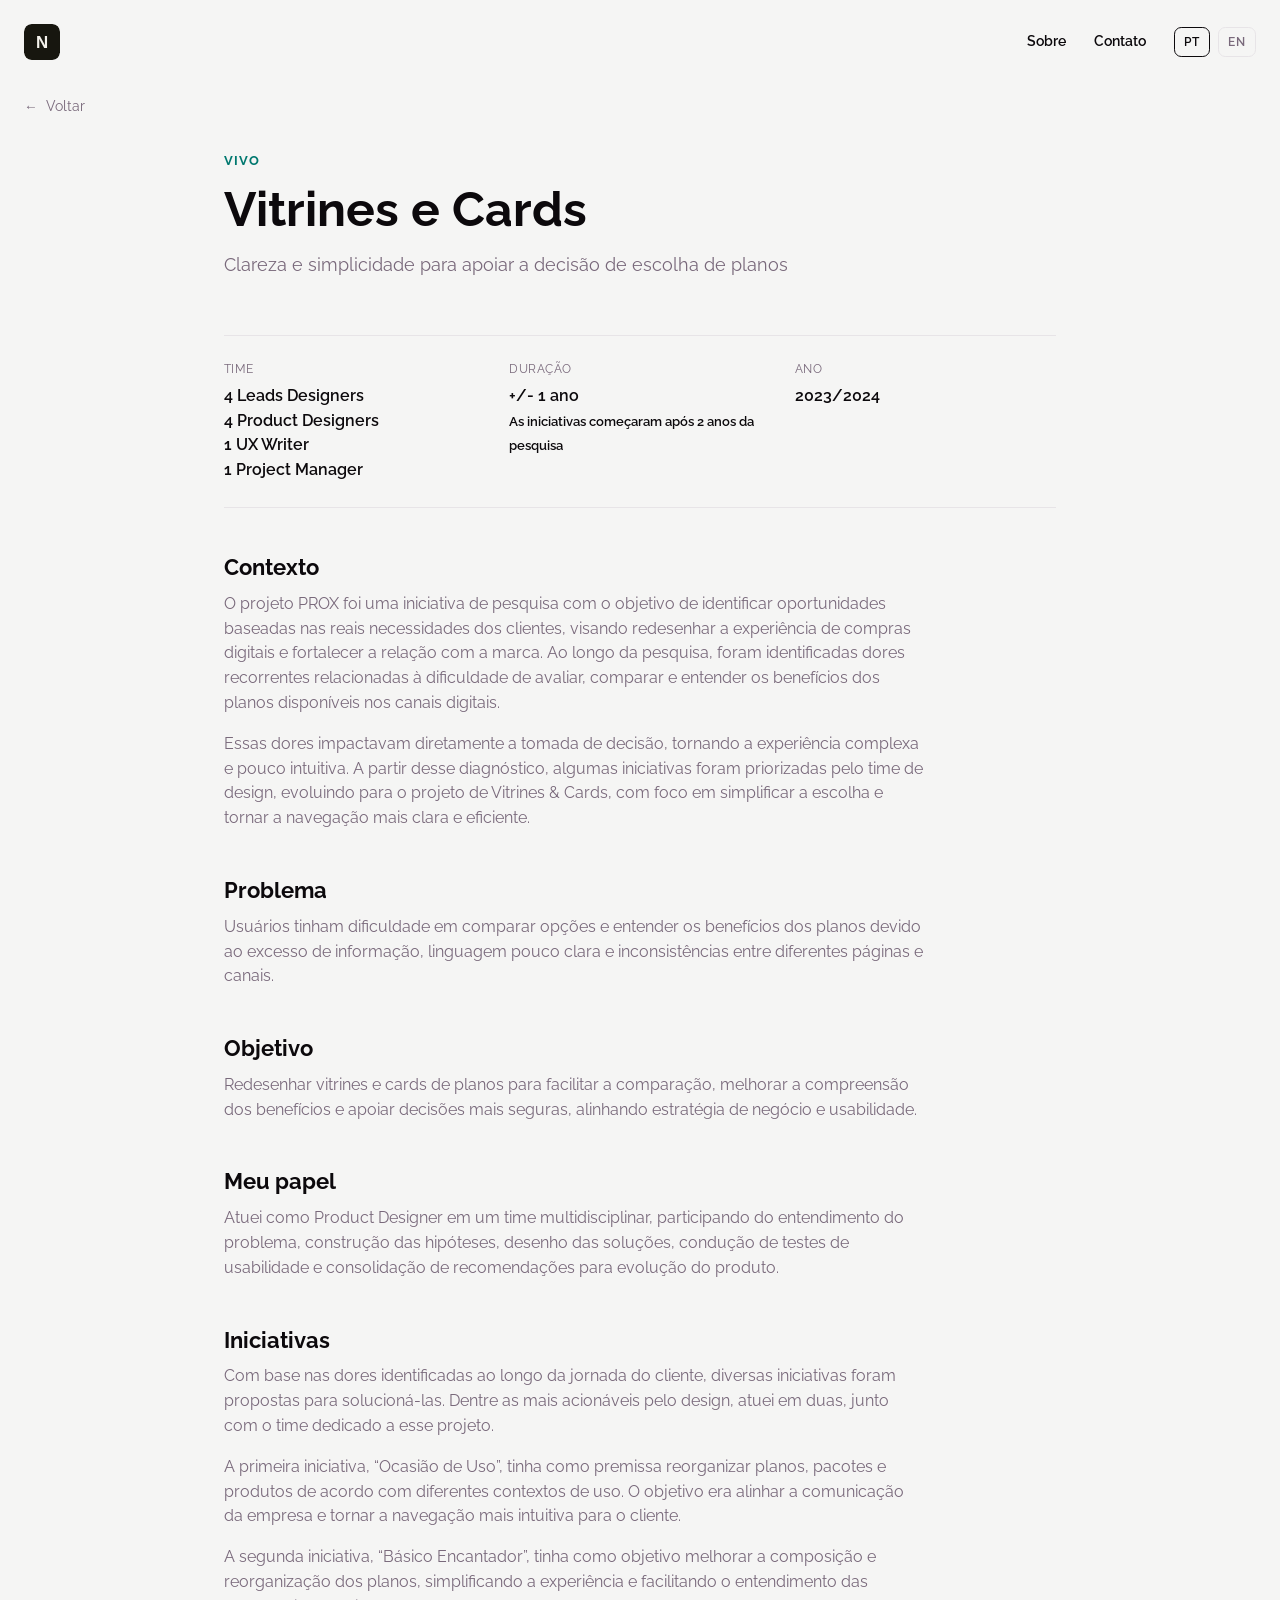
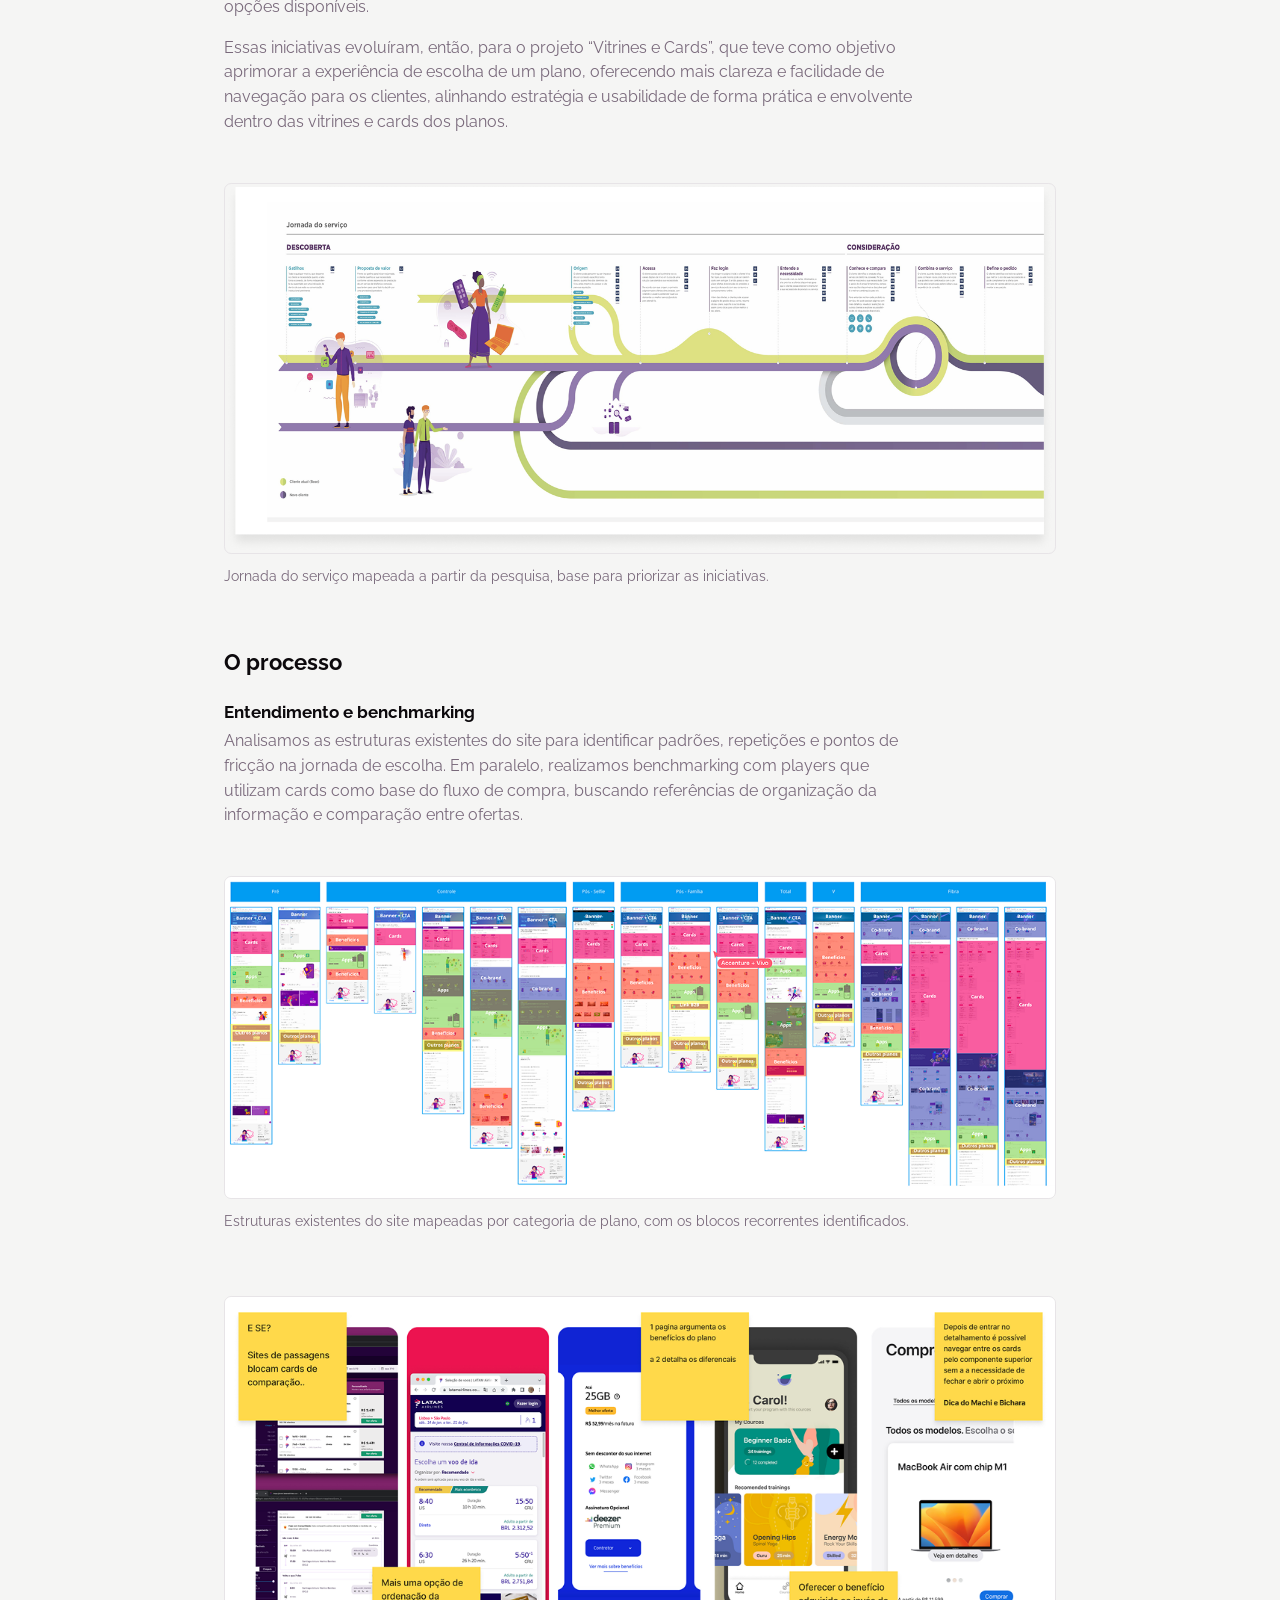
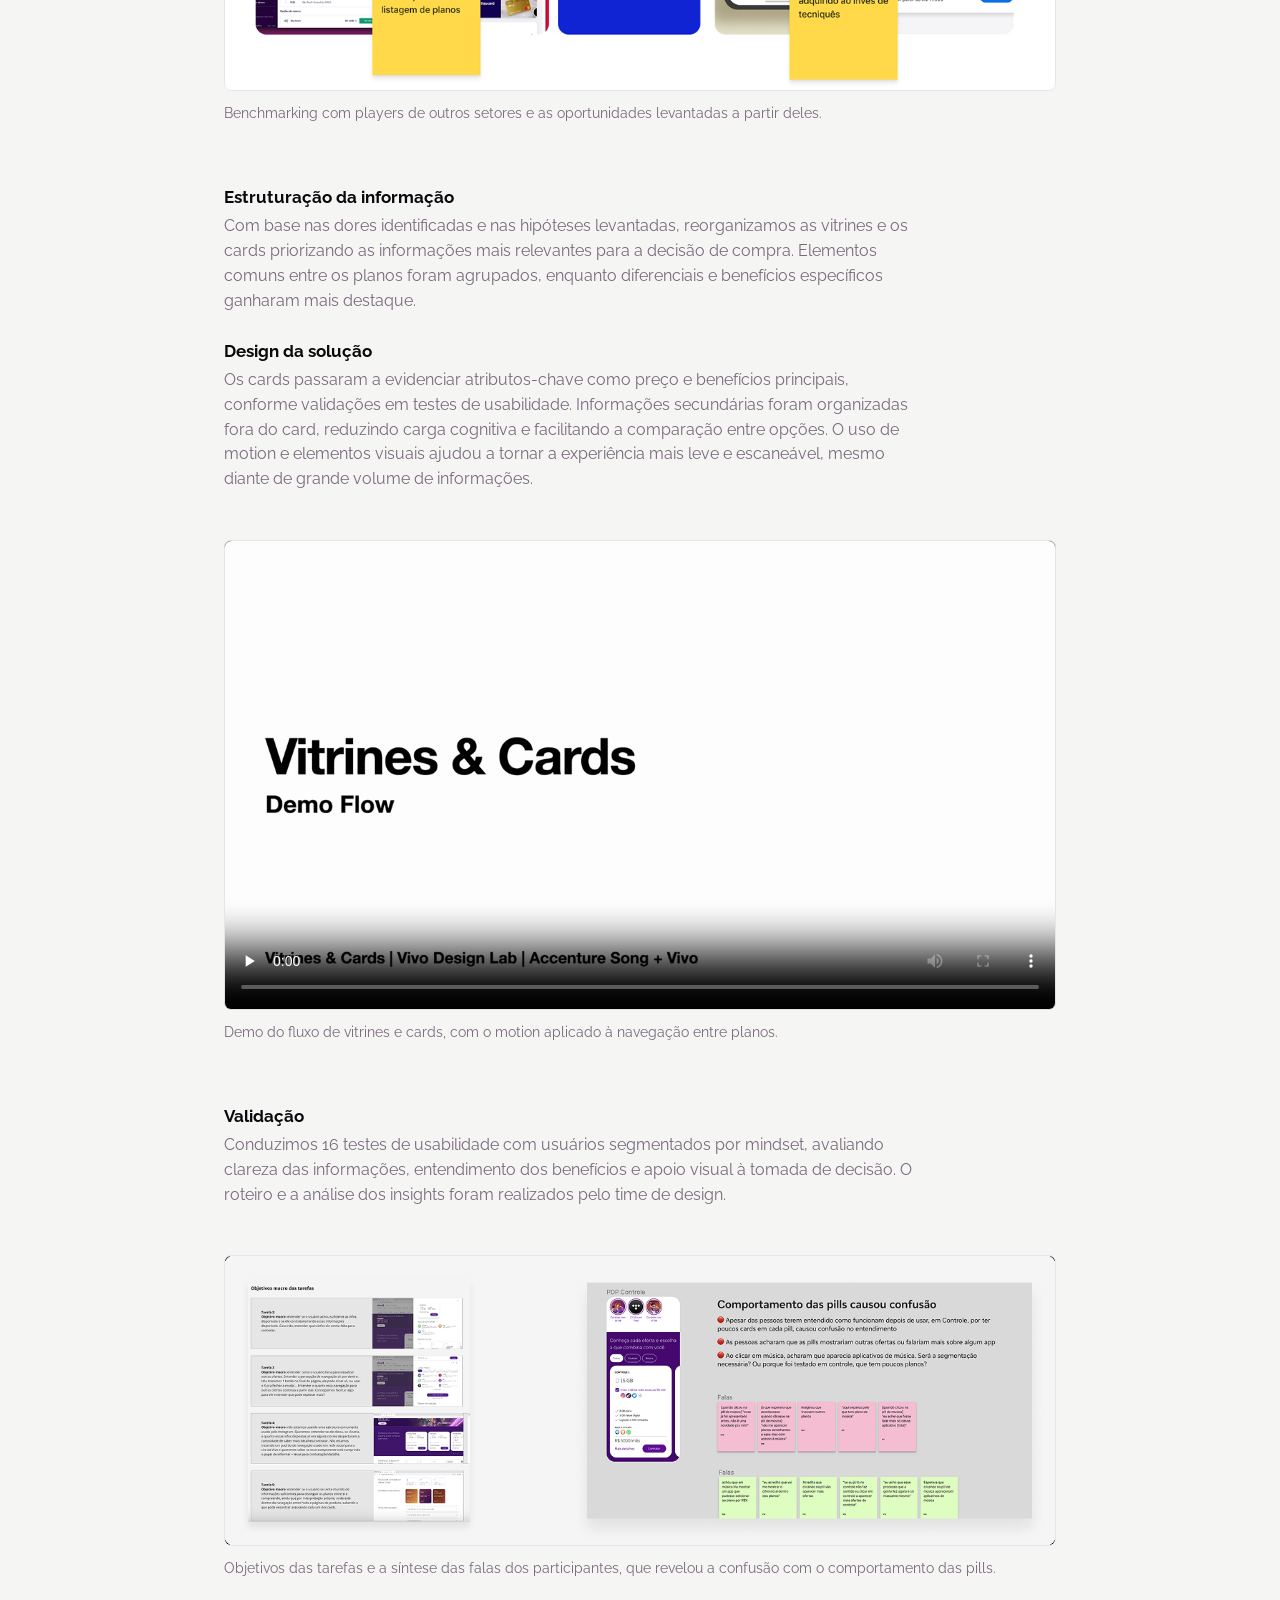
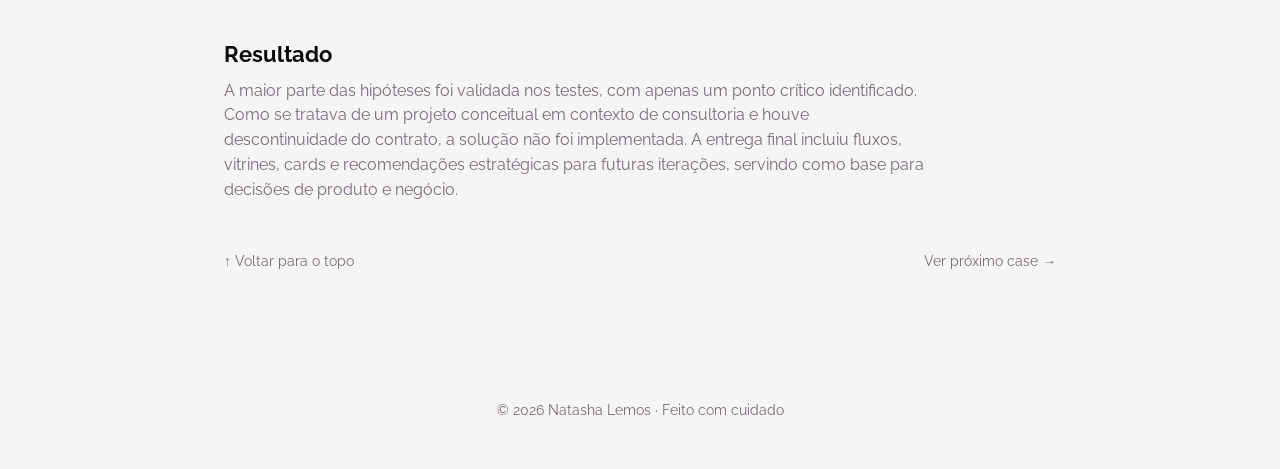
<file: projetos/vitrines-cards-vivo.html>
<!DOCTYPE html>
<html lang="pt">
<head>
  <meta charset="UTF-8" />
  <meta name="viewport" content="width=device-width, initial-scale=1.0" />
  <title>Vitrines e Cards · Vivo · Natasha Lemos</title>
  <meta name="description" content="Clareza e simplicidade para apoiar a decisão de escolha de planos na Vivo." />

  <meta property="og:type" content="article" />
  <meta property="og:url" content="https://natashalemos.vercel.app/projetos/vitrines-cards-vivo.html" />
  <meta property="og:title" content="Vitrines e Cards · Vivo · Natasha Lemos" />
  <meta property="og:description" content="Clareza e simplicidade para apoiar a decisão de escolha de planos na Vivo." />
  <meta property="og:image" content="https://natashalemos.vercel.app/assets/og-image.png?v=2" />
  <meta property="og:image:width" content="1200" />
  <meta property="og:image:height" content="630" />
  <meta name="twitter:card" content="summary_large_image" />

  <link rel="preconnect" href="https://fonts.googleapis.com" />
  <link rel="preconnect" href="https://fonts.gstatic.com" crossorigin />
  <link rel="stylesheet" href="https://fonts.googleapis.com/css2?family=Raleway:wght@400;600;700;800&display=swap" />

  <link rel="icon" href="../favicon.svg" type="image/svg+xml" />
  <link rel="stylesheet" href="../css/style.css" />
</head>
<body id="topo">

  <header class="site-nav" id="siteNav">
    <a class="site-nav__logo" href="../index.html#hero" aria-label="Natasha Lemos">
      <img src="../favicon.svg" alt="" width="36" height="36" />
    </a>

    <nav class="site-nav__links">
      <a href="../index.html#about">
        <span class="i18n" data-lang="pt">Sobre</span>
        <span class="i18n" data-lang="en" hidden>About</span>
      </a>
      <a href="../index.html#contact">
        <span class="i18n" data-lang="pt">Contato</span>
        <span class="i18n" data-lang="en" hidden>Contact</span>
      </a>
      <div class="lang-toggle" role="group" aria-label="Idioma / Language">
        <button type="button" class="lang-btn is-active" data-lang="pt" aria-pressed="true">PT</button>
        <button type="button" class="lang-btn" data-lang="en" aria-pressed="false">EN</button>
      </div>
    </nav>
  </header>

  <main>
    <a class="back-link" href="../index.html#work">
      <span aria-hidden="true">←</span>
      <span class="i18n" data-lang="pt">Voltar</span>
      <span class="i18n" data-lang="en" hidden>Back</span>
    </a>

    <!-- ========================= CABEÇALHO ========================= -->
    <header class="section case-header">
      <p class="case-company">Vivo</p>

      <h1>
        <span class="i18n" data-lang="pt">Vitrines e Cards</span>
        <span class="i18n" data-lang="en" hidden>Storefronts and Cards</span>
      </h1>

      <p class="subtitle">
        <span class="i18n" data-lang="pt">Clareza e simplicidade para apoiar a decisão de escolha de planos</span>
        <span class="i18n" data-lang="en" hidden>Clarity and simplicity to support plan-choice decisions</span>
      </p>
    </header>

    <!-- ====================== METADADOS ====================== -->
    <section class="section case-meta">
      <dl class="meta-grid">
        <div>
          <dt>Time</dt>
          <dd>
            <span class="i18n" data-lang="pt">4 Leads Designers<br />4 Product Designers<br />1 UX Writer<br />1 Project Manager</span>
            <span class="i18n" data-lang="en" hidden>4 Lead Designers<br />4 Product Designers<br />1 UX Writer<br />1 Project Manager</span>
          </dd>
        </div>
        <div>
          <dt>
            <span class="i18n" data-lang="pt">Duração</span>
            <span class="i18n" data-lang="en" hidden>Duration</span>
          </dt>
          <dd>
            <span class="i18n" data-lang="pt">+/- 1 ano<br /><small>As iniciativas começaram após 2 anos da pesquisa</small></span>
            <span class="i18n" data-lang="en" hidden>~1 year<br /><small>The initiatives began 2 years after the research</small></span>
          </dd>
        </div>
        <div>
          <dt>
            <span class="i18n" data-lang="pt">Ano</span>
            <span class="i18n" data-lang="en" hidden>Year</span>
          </dt>
          <dd>2023/2024</dd>
        </div>
      </dl>
    </section>

    <!-- ========================== CONTEXTO ========================== -->
    <section class="section case-section">
      <h2>
        <span class="i18n" data-lang="pt">Contexto</span>
        <span class="i18n" data-lang="en" hidden>Context</span>
      </h2>
      <p>
        <span class="i18n" data-lang="pt">O projeto PROX foi uma iniciativa de pesquisa com o objetivo de identificar oportunidades baseadas nas reais necessidades dos clientes, visando redesenhar a experiência de compras digitais e fortalecer a relação com a marca. Ao longo da pesquisa, foram identificadas dores recorrentes relacionadas à dificuldade de avaliar, comparar e entender os benefícios dos planos disponíveis nos canais digitais.</span>
        <span class="i18n" data-lang="en" hidden>The PROX project was a research initiative aimed at identifying opportunities based on customers' real needs, with the goal of redesigning the digital shopping experience and strengthening the relationship with the brand. Throughout the research, we identified recurring pain points around the difficulty of evaluating, comparing, and understanding the benefits of the plans available across digital channels.</span>
      </p>
      <p>
        <span class="i18n" data-lang="pt">Essas dores impactavam diretamente a tomada de decisão, tornando a experiência complexa e pouco intuitiva. A partir desse diagnóstico, algumas iniciativas foram priorizadas pelo time de design, evoluindo para o projeto de Vitrines &amp; Cards, com foco em simplificar a escolha e tornar a navegação mais clara e eficiente.</span>
        <span class="i18n" data-lang="en" hidden>These pain points directly affected decision-making, making the experience complex and unintuitive. Based on that diagnosis, the design team prioritized a few initiatives, which evolved into the Storefronts &amp; Cards project, focused on simplifying the choice and making navigation clearer and more efficient.</span>
      </p>
    </section>

    <!-- ========================== PROBLEMA ========================== -->
    <section class="section case-section">
      <h2>
        <span class="i18n" data-lang="pt">Problema</span>
        <span class="i18n" data-lang="en" hidden>Problem</span>
      </h2>
      <p>
        <span class="i18n" data-lang="pt">Usuários tinham dificuldade em comparar opções e entender os benefícios dos planos devido ao excesso de informação, linguagem pouco clara e inconsistências entre diferentes páginas e canais.</span>
        <span class="i18n" data-lang="en" hidden>Users struggled to compare options and understand plan benefits because of information overload, unclear language, and inconsistencies across different pages and channels.</span>
      </p>
    </section>

    <!-- ========================== OBJETIVO ========================== -->
    <section class="section case-section">
      <h2>
        <span class="i18n" data-lang="pt">Objetivo</span>
        <span class="i18n" data-lang="en" hidden>Goal</span>
      </h2>
      <p>
        <span class="i18n" data-lang="pt">Redesenhar vitrines e cards de planos para facilitar a comparação, melhorar a compreensão dos benefícios e apoiar decisões mais seguras, alinhando estratégia de negócio e usabilidade.</span>
        <span class="i18n" data-lang="en" hidden>Redesign plan storefronts and cards to make comparison easier, improve understanding of the benefits, and support more confident decisions, aligning business strategy with usability.</span>
      </p>
    </section>

    <!-- ========================= MEU PAPEL ========================== -->
    <section class="section case-section">
      <h2>
        <span class="i18n" data-lang="pt">Meu papel</span>
        <span class="i18n" data-lang="en" hidden>My role</span>
      </h2>
      <p>
        <span class="i18n" data-lang="pt">Atuei como Product Designer em um time multidisciplinar, participando do entendimento do problema, construção das hipóteses, desenho das soluções, condução de testes de usabilidade e consolidação de recomendações para evolução do produto.</span>
        <span class="i18n" data-lang="en" hidden>I worked as Product Designer in a multidisciplinary team, taking part in understanding the problem, building hypotheses, designing the solutions, running usability tests, and consolidating recommendations for the product's evolution.</span>
      </p>
    </section>

    <!-- ========================= INICIATIVAS ======================== -->
    <section class="section case-section">
      <h2>
        <span class="i18n" data-lang="pt">Iniciativas</span>
        <span class="i18n" data-lang="en" hidden>Initiatives</span>
      </h2>
      <p>
        <span class="i18n" data-lang="pt">Com base nas dores identificadas ao longo da jornada do cliente, diversas iniciativas foram propostas para solucioná-las. Dentre as mais acionáveis pelo design, atuei em duas, junto com o time dedicado a esse projeto.</span>
        <span class="i18n" data-lang="en" hidden>Based on the pain points identified along the customer journey, several initiatives were proposed to address them. Among those most actionable by design, I worked on two, together with the team dedicated to this project.</span>
      </p>
      <p>
        <span class="i18n" data-lang="pt">A primeira iniciativa, “Ocasião de Uso”, tinha como premissa reorganizar planos, pacotes e produtos de acordo com diferentes contextos de uso. O objetivo era alinhar a comunicação da empresa e tornar a navegação mais intuitiva para o cliente.</span>
        <span class="i18n" data-lang="en" hidden>The first initiative, “Ocasião de Uso” (Usage Occasion), was premised on reorganizing plans, packages, and products according to different usage contexts. The goal was to align the company's communication and make navigation more intuitive for the customer.</span>
      </p>
      <p>
        <span class="i18n" data-lang="pt">A segunda iniciativa, “Básico Encantador”, tinha como objetivo melhorar a composição e reorganização dos planos, simplificando a experiência e facilitando o entendimento das opções disponíveis.</span>
        <span class="i18n" data-lang="en" hidden>The second initiative, “Básico Encantador” (Delightful Basic), aimed to improve how plans were composed and organized, simplifying the experience and making the available options easier to understand.</span>
      </p>
      <p>
        <span class="i18n" data-lang="pt">Essas iniciativas evoluíram, então, para o projeto “Vitrines e Cards”, que teve como objetivo aprimorar a experiência de escolha de um plano, oferecendo mais clareza e facilidade de navegação para os clientes, alinhando estratégia e usabilidade de forma prática e envolvente dentro das vitrines e cards dos planos.</span>
        <span class="i18n" data-lang="en" hidden>These initiatives then evolved into the “Storefronts and Cards” project, which set out to improve the experience of choosing a plan, offering customers more clarity and easier navigation, aligning strategy and usability in a practical, engaging way within the plan storefronts and cards.</span>
      </p>

    </section>

    <figure class="case-figure">
      <img src="../assets/projetos/vitrines-cards-vivo/01-jornada-do-servico.png"
           alt="Mapa da jornada do serviço, das fases de descoberta e consideração até a contratação do plano." />
      <figcaption>
        <span class="i18n" data-lang="pt">Jornada do serviço mapeada a partir da pesquisa, base para priorizar as iniciativas.</span>
        <span class="i18n" data-lang="en" hidden>Service journey mapped from the research, the basis for prioritizing the initiatives.</span>
      </figcaption>
    </figure>

    <!-- ========================== O PROCESSO ======================== -->
    <section class="section case-section">
      <h2>
        <span class="i18n" data-lang="pt">O processo</span>
        <span class="i18n" data-lang="en" hidden>The process</span>
      </h2>

      <h3>
        <span class="i18n" data-lang="pt">Entendimento e benchmarking</span>
        <span class="i18n" data-lang="en" hidden>Understanding and benchmarking</span>
      </h3>
      <p>
        <span class="i18n" data-lang="pt">Analisamos as estruturas existentes do site para identificar padrões, repetições e pontos de fricção na jornada de escolha. Em paralelo, realizamos benchmarking com players que utilizam cards como base do fluxo de compra, buscando referências de organização da informação e comparação entre ofertas.</span>
        <span class="i18n" data-lang="en" hidden>We analyzed the site's existing structures to identify patterns, repetition, and friction points in the choice journey. In parallel, we benchmarked players that use cards as the basis of their purchase flow, looking for references on information organization and offer comparison.</span>
      </p>
    </section>

    <figure class="case-figure">
      <img src="../assets/projetos/vitrines-cards-vivo/02-estruturas-do-site.png"
           alt="Mapeamento das vitrines existentes do site por categoria de plano, com cada bloco da página identificado por cor." />
      <figcaption>
        <span class="i18n" data-lang="pt">Estruturas existentes do site mapeadas por categoria de plano, com os blocos recorrentes identificados.</span>
        <span class="i18n" data-lang="en" hidden>Existing site structures mapped by plan category, with recurring blocks identified.</span>
      </figcaption>
    </figure>

    <figure class="case-figure">
      <img src="../assets/projetos/vitrines-cards-vivo/03-benchmarking.png"
           alt="Benchmarking de outros produtos digitais, com anotações sobre padrões de comparação e ordenação de ofertas." />
      <figcaption>
        <span class="i18n" data-lang="pt">Benchmarking com players de outros setores e as oportunidades levantadas a partir deles.</span>
        <span class="i18n" data-lang="en" hidden>Benchmarking against players from other industries and the opportunities drawn from them.</span>
      </figcaption>
    </figure>

    <section class="section case-section">
      <h3>
        <span class="i18n" data-lang="pt">Estruturação da informação</span>
        <span class="i18n" data-lang="en" hidden>Information structuring</span>
      </h3>
      <p>
        <span class="i18n" data-lang="pt">Com base nas dores identificadas e nas hipóteses levantadas, reorganizamos as vitrines e os cards priorizando as informações mais relevantes para a decisão de compra. Elementos comuns entre os planos foram agrupados, enquanto diferenciais e benefícios específicos ganharam mais destaque.</span>
        <span class="i18n" data-lang="en" hidden>Based on the pain points identified and the hypotheses raised, we reorganized the storefronts and cards, prioritizing the information most relevant to the purchase decision. Elements common across plans were grouped together, while distinctive features and specific benefits were given more prominence.</span>
      </p>

      <h3>
        <span class="i18n" data-lang="pt">Design da solução</span>
        <span class="i18n" data-lang="en" hidden>Solution design</span>
      </h3>
      <p>
        <span class="i18n" data-lang="pt">Os cards passaram a evidenciar atributos-chave como preço e benefícios principais, conforme validações em testes de usabilidade. Informações secundárias foram organizadas fora do card, reduzindo carga cognitiva e facilitando a comparação entre opções. O uso de motion e elementos visuais ajudou a tornar a experiência mais leve e escaneável, mesmo diante de grande volume de informações.</span>
        <span class="i18n" data-lang="en" hidden>Cards began highlighting key attributes such as price and main benefits, as validated in usability testing. Secondary information was organized outside the card, reducing cognitive load and making it easier to compare options. Motion and visual elements helped make the experience lighter and easier to scan, even with a large volume of information.</span>
      </p>
    </section>

    <figure class="case-figure">
      <video controls preload="none"
             poster="../assets/projetos/vitrines-cards-vivo/04-demo-flow-poster.png"
             width="1920" height="1080">
        <source src="../assets/projetos/vitrines-cards-vivo/04-demo-flow.mp4" type="video/mp4" />
        <span class="i18n" data-lang="pt">Seu navegador não consegue reproduzir este vídeo.</span>
        <span class="i18n" data-lang="en" hidden>Your browser can't play this video.</span>
      </video>
      <figcaption>
        <span class="i18n" data-lang="pt">Demo do fluxo de vitrines e cards, com o motion aplicado à navegação entre planos.</span>
        <span class="i18n" data-lang="en" hidden>Demo of the storefronts and cards flow, with motion applied to navigation between plans.</span>
      </figcaption>
    </figure>

    <section class="section case-section">
      <h3>
        <span class="i18n" data-lang="pt">Validação</span>
        <span class="i18n" data-lang="en" hidden>Validation</span>
      </h3>
      <p>
        <span class="i18n" data-lang="pt">Conduzimos 16 testes de usabilidade com usuários segmentados por mindset, avaliando clareza das informações, entendimento dos benefícios e apoio visual à tomada de decisão. O roteiro e a análise dos insights foram realizados pelo time de design.</span>
        <span class="i18n" data-lang="en" hidden>We ran 16 usability tests with users segmented by mindset, evaluating clarity of information, understanding of the benefits, and visual support for decision-making. The script and the analysis of the insights were carried out by the design team.</span>
      </p>
    </section>

    <figure class="case-figure">
      <img src="../assets/projetos/vitrines-cards-vivo/05-validacao.png"
           alt="Objetivos macro das tarefas dos testes e a análise das falas dos participantes sobre o comportamento das pills." />
      <figcaption>
        <span class="i18n" data-lang="pt">Objetivos das tarefas e a síntese das falas dos participantes, que revelou a confusão com o comportamento das pills.</span>
        <span class="i18n" data-lang="en" hidden>Task objectives and the synthesis of participant quotes, which revealed the confusion around how the pills behaved.</span>
      </figcaption>
    </figure>

    <!-- ========================== RESULTADO ========================= -->
    <section class="section case-section">
      <h2>
        <span class="i18n" data-lang="pt">Resultado</span>
        <span class="i18n" data-lang="en" hidden>Result</span>
      </h2>
      <p>
        <span class="i18n" data-lang="pt">A maior parte das hipóteses foi validada nos testes, com apenas um ponto crítico identificado. Como se tratava de um projeto conceitual em contexto de consultoria e houve descontinuidade do contrato, a solução não foi implementada. A entrega final incluiu fluxos, vitrines, cards e recomendações estratégicas para futuras iterações, servindo como base para decisões de produto e negócio.</span>
        <span class="i18n" data-lang="en" hidden>Most hypotheses were validated in testing, with only one critical issue identified. Since this was a conceptual project within a consulting engagement, and the contract was discontinued, the solution was never implemented. The final delivery included flows, storefronts, cards, and strategic recommendations for future iterations, serving as a foundation for product and business decisions.</span>
      </p>
    </section>

    <nav class="case-nav">
      <a class="to-top" href="#topo">
        <span aria-hidden="true">↑</span>
        <span class="i18n" data-lang="pt">Voltar para o topo</span>
        <span class="i18n" data-lang="en" hidden>Back to top</span>
      </a>

      <a class="next-case" href="header-zee-now.html">
        <span class="i18n" data-lang="pt">Ver próximo case</span>
        <span class="i18n" data-lang="en" hidden>Next case</span>
        <span aria-hidden="true">→</span>
      </a>
    </nav>
  </main>

  <footer class="footer">
    <p>
      &copy; <span id="year"></span> Natasha Lemos ·
      <span class="i18n" data-lang="pt">Feito com cuidado</span>
      <span class="i18n" data-lang="en" hidden>Made with care</span>
    </p>
  </footer>

  <script src="../js/main.js"></script>
</body>
</html>
</file>
<file: css/style.css>
/* ===================================================================
   Design tokens
   =================================================================== */
/* Tema exportado do shadcn/ui — preset b5dy0WJYw
   (estilo Luma, base Mauve, acento Teal, radius Small, fonte Raleway).
   A cor de fundo é a original do portfólio, não a do preset. */
:root {
  --bg: #f5f5f4;
  --text: oklch(0.145 0.008 326);
  --muted: oklch(0.542 0.034 322.5);
  --accent: oklch(0.511 0.096 186.391);
  --accent-contrast: oklch(0.984 0.014 180.72);
  --border: oklch(0.922 0.005 325.62);
  --radius: 0.45rem;
  --maxw: 880px;
  --font-body: "Raleway", -apple-system, BlinkMacSystemFont, "Segoe UI",
    Helvetica, Arial, sans-serif;
  --font-heading: "Raleway", -apple-system, BlinkMacSystemFont, "Segoe UI",
    Helvetica, Arial, sans-serif;
}

* {
  box-sizing: border-box;
}

html {
  scroll-behavior: smooth;
}

body {
  margin: 0;
  background: var(--bg);
  color: var(--text);
  font-family: var(--font-body);
  line-height: 1.55;
}

h1,
h2,
h3 {
  font-family: var(--font-heading);
  line-height: 1.1;
  margin: 0;
}

p {
  margin: 0;
}

a {
  color: inherit;
}

ul,
ol {
  margin: 0;
  padding: 0;
  list-style: none;
}

/* Esconde o idioma que não está ativo (ver js/main.js) */
.i18n[hidden] {
  display: none;
}

/* ===================================================================
   Navegação fixa no topo
   =================================================================== */
.site-nav {
  position: fixed;
  top: 0;
  left: 0;
  right: 0;
  z-index: 50;
  display: flex;
  align-items: center;
  justify-content: space-between;
  gap: 1rem;
  padding: 1.5rem;
  background: transparent;
  border-bottom: 1px solid transparent;
  transition: background-color 0.25s ease, border-color 0.25s ease,
    backdrop-filter 0.25s ease;
}

/* Enquanto a página está no topo, o header fica transparente sobre o hero.
   Ao rolar, js/main.js adiciona esta classe e ele vira um vidro fosco. */
.site-nav.is-scrolled {
  background: rgba(245, 245, 244, 0.75);
  border-bottom-color: var(--border);
  backdrop-filter: blur(10px);
  -webkit-backdrop-filter: blur(10px);
}

.site-nav__logo {
  display: flex;
  align-items: center;
  line-height: 0;
}

.site-nav__logo img {
  display: block;
  width: 36px;
  height: 36px;
  border-radius: var(--radius);
}

.site-nav__links {
  display: flex;
  align-items: center;
  gap: 1.75rem;
}

.site-nav__links a {
  text-decoration: none;
  font-size: 0.85rem;
  font-weight: 600;
}

.site-nav__links a:hover {
  color: var(--accent);
}

.lang-toggle {
  display: flex;
  gap: 0.5rem;
}

.lang-btn {
  border: 1px solid var(--border);
  background: transparent;
  color: var(--muted);
  font: inherit;
  font-size: 0.75rem;
  font-weight: 600;
  text-transform: uppercase;
  letter-spacing: 0.04em;
  padding: 0.3rem 0.6rem;
  border-radius: var(--radius);
  cursor: pointer;
}

.lang-btn.is-active {
  border-color: var(--text);
  color: var(--text);
}

@media (max-width: 640px) {
  .site-nav {
    flex-wrap: wrap;
    padding: 1rem 1.25rem;
  }

  .site-nav__links {
    gap: 1rem;
  }
}

/* ===================================================================
   Seções gerais
   =================================================================== */
.section {
  max-width: var(--maxw);
  margin: 0 auto;
  padding: 5rem 1.5rem;
  scroll-margin-top: 5rem;
}

/* ===================================================================
   Hero
   =================================================================== */
.hero {
  min-height: 100svh;
  max-width: none;
  display: flex;
  flex-direction: column;
  justify-content: center;
  align-items: center;
  text-align: center;
  gap: 1.5rem;
  padding-left: clamp(1.5rem, 6vw, 6rem);
  padding-right: clamp(1.5rem, 6vw, 6rem);
}

.hero h1 {
  font-size: clamp(2rem, 6vw, 3.5rem);
  font-weight: 800;
  max-width: 22ch;
}

.hero__subtitle {
  color: var(--muted);
  font-size: clamp(1rem, 2.2vw, 1.25rem);
  /* Largura suficiente para o texto fechar em duas linhas, e o balance
     distribui as palavras para nenhuma ficar sozinha na última. */
  max-width: 58ch;
  text-wrap: balance;
}

.scroll-hint {
  margin-top: 1.5rem;
  border: none;
  background: none;
  color: var(--muted);
  font: inherit;
  font-size: 0.75rem;
  text-transform: uppercase;
  letter-spacing: 0.08em;
  display: flex;
  flex-direction: column;
  align-items: center;
  gap: 0.4rem;
  cursor: pointer;
}

/* ===================================================================
   Selected work — cards lado a lado
   =================================================================== */
.work h2 {
  margin-bottom: 2rem;
}

.work__list {
  display: grid;
  grid-template-columns: repeat(auto-fit, minmax(280px, 1fr));
  gap: 1.5rem;
}

.work-card {
  display: flex;
}

.work-card > a,
.work-card > div {
  display: flex;
  flex-direction: column;
  width: 100%;
  border: 1px solid var(--border);
  border-radius: var(--radius);
  background: var(--bg);
  text-decoration: none;
  overflow: hidden;
  transition: border-color 0.2s ease, transform 0.2s ease,
    box-shadow 0.2s ease;
}

.work-card > a:hover {
  border-color: var(--accent);
  transform: translateY(-2px);
  box-shadow: 0 8px 24px rgba(0, 0, 0, 0.06);
}

/* Card de projeto ainda em construção: não é link (a página não existe
   ainda). O selo e a borda tracejada sinalizam o estado. */
.work-card--wip > div {
  border-style: dashed;
  cursor: default;
}

.work-card__badge {
  align-self: flex-start;
  padding: 0.3rem 0.7rem;
  border: 1px solid var(--muted);
  border-radius: var(--radius);
  color: var(--muted);
  font-size: 0.7rem;
  font-weight: 700;
  text-transform: uppercase;
  letter-spacing: 0.06em;
}

/* Capa do projeto no topo do card.
   As capas têm proporções diferentes, então a altura é fixa e a imagem é
   recortada pelo centro (object-fit: cover) para os cards se alinharem. */
.work-card__cover {
  display: block;
  width: 100%;
  height: 190px;
  object-fit: cover;
  object-position: center;
  border-bottom: 1px solid var(--border);
}

.work-card__body {
  display: flex;
  flex-direction: column;
  gap: 0.75rem;
  padding: 1.5rem;
  flex: 1;
}

.work-card__body h3 {
  font-size: 1.25rem;
  font-weight: 800;
}

.work-card__body p {
  color: var(--muted);
  font-size: 0.95rem;
}

.work-card__cta {
  align-self: flex-start;
  margin-top: auto;
  padding: 0.6rem 1.2rem;
  border-radius: var(--radius);
  background: var(--accent);
  color: var(--accent-contrast);
  font-size: 0.85rem;
  font-weight: 700;
}

/* ===================================================================
   About
   =================================================================== */
.about__grid {
  display: grid;
  grid-template-columns: repeat(auto-fit, minmax(200px, 1fr));
  gap: 2rem;
  margin: 2rem 0;
}

.about h2,
.about h3 {
  margin-bottom: 1rem;
}

.tag-list {
  display: flex;
  flex-wrap: wrap;
  gap: 0.5rem;
}

.tag-list li {
  border: 1px solid var(--border);
  border-radius: var(--radius);
  padding: 0.35rem 0.85rem;
  font-size: 0.85rem;
}

.button {
  display: inline-block;
  margin-top: 1rem;
  padding: 0.75rem 1.5rem;
  border: 1px solid var(--text);
  border-radius: var(--radius);
  text-decoration: none;
  font-weight: 600;
}

.button:hover {
  background: var(--text);
  color: var(--bg);
}

/* ===================================================================
   Experience
   =================================================================== */
.experience h2 {
  margin-bottom: 2rem;
}

.timeline li {
  border-top: 1px solid var(--border);
  padding: 1.5rem 0;
}

.timeline__role {
  font-weight: 700;
  margin-bottom: 0.35rem;
}

.timeline__desc {
  color: var(--muted);
}

/* ===================================================================
   Contact — cards lado a lado
   =================================================================== */
.contact h2 {
  margin-bottom: 2rem;
}

.contact__grid {
  display: grid;
  grid-template-columns: repeat(auto-fit, minmax(240px, 1fr));
  gap: 1.5rem;
}

.contact-card {
  display: flex;
  flex-direction: column;
  gap: 0.6rem;
  padding: 1.75rem;
  border: 1px solid var(--border);
  border-radius: var(--radius);
  text-decoration: none;
  transition: border-color 0.2s ease, transform 0.2s ease,
    box-shadow 0.2s ease;
}

.contact-card:hover {
  border-color: var(--accent);
  transform: translateY(-2px);
  box-shadow: 0 8px 24px rgba(0, 0, 0, 0.06);
}

.contact-card__icon {
  display: flex;
  align-items: center;
  justify-content: center;
  width: 42px;
  height: 42px;
  margin-bottom: 0.4rem;
  border-radius: var(--radius);
  background: color-mix(in oklab, var(--accent) 12%, transparent);
  color: var(--accent);
}

.contact-card__icon svg {
  width: 20px;
  height: 20px;
}

.contact-card h3 {
  font-size: 1.05rem;
  font-weight: 800;
}

.contact-card p {
  color: var(--muted);
  font-size: 0.9rem;
}

.contact-card__cta {
  align-self: flex-start;
  margin-top: 0.75rem;
  padding: 0.55rem 1.1rem;
  border-radius: var(--radius);
  background: var(--accent);
  color: var(--accent-contrast);
  font-size: 0.8rem;
  font-weight: 700;
}

/* Card em destaque (fundo sólido no acento) */
.contact-card--accent {
  background: var(--accent);
  border-color: var(--accent);
  color: var(--accent-contrast);
}

.contact-card--accent p {
  color: color-mix(in oklab, var(--accent-contrast) 80%, transparent);
}

.contact-card--accent .contact-card__icon {
  background: color-mix(in oklab, var(--accent-contrast) 20%, transparent);
  color: var(--accent-contrast);
}

.contact-card--accent .contact-card__cta {
  background: var(--accent-contrast);
  color: var(--accent);
}

.contact__location {
  margin-top: 2rem;
  color: var(--muted);
  font-size: 0.9rem;
}

/* ===================================================================
   Footer
   =================================================================== */
.footer {
  text-align: center;
  padding: 3rem 1.5rem;
  color: var(--muted);
  font-size: 0.85rem;
}

/* ===================================================================
   Página de case study (projetos/*.html)
   =================================================================== */
.back-link {
  display: inline-flex;
  align-items: center;
  gap: 0.5rem;
  text-decoration: none;
  color: var(--muted);
  font-size: 0.85rem;
  margin: 6rem auto 0;
  max-width: var(--maxw);
  padding: 0 1.5rem;
}

.back-link:hover {
  color: var(--text);
}

@media (max-width: 640px) {
  .back-link {
    margin-top: 1.5rem;
  }
}

.case-header {
  padding-top: 2rem;
  padding-bottom: 3.5rem;
}

/* As seções do case ficam mais próximas entre si do que as da home,
   para o texto ser lido como um documento contínuo. */
.case-section {
  padding-top: 0;
  padding-bottom: 3rem;
}

.tags {
  display: flex;
  flex-wrap: wrap;
  gap: 0.5rem;
  margin-bottom: 1.5rem;
}

.tag {
  border: 1px solid var(--border);
  border-radius: var(--radius);
  padding: 0.35rem 0.85rem;
  font-size: 0.75rem;
  text-transform: uppercase;
  letter-spacing: 0.04em;
  color: var(--muted);
}

.case-header h1 {
  font-size: clamp(1.75rem, 5vw, 3rem);
  margin-bottom: 1rem;
}

.case-header .subtitle {
  color: var(--muted);
  font-size: 1.1rem;
  max-width: 60ch;
}

.meta-grid {
  display: grid;
  grid-template-columns: repeat(auto-fit, minmax(160px, 1fr));
  gap: 1.5rem;
  margin: 2.5rem 0 0;
  padding: 1.5rem 0;
  border-top: 1px solid var(--border);
  border-bottom: 1px solid var(--border);
}

/* Faixa de metadados (Time / Duração / Ano) logo abaixo do título do case */
.case-meta {
  padding-top: 0;
  padding-bottom: 3rem;
}

.case-meta .meta-grid {
  margin-top: 0;
}

.meta-grid dt {
  font-size: 0.75rem;
  text-transform: uppercase;
  letter-spacing: 0.04em;
  color: var(--muted);
  margin-bottom: 0.35rem;
}

.meta-grid dd {
  margin: 0;
  font-weight: 600;
}

.case-section h2 {
  font-size: 1.35rem;
  margin-bottom: 0.75rem;
}

.case-section h3 {
  font-size: 1.05rem;
  margin: 1.75rem 0 0.5rem;
}

/* Só zera o espaço acima quando o h3 é o primeiro elemento da seção —
   se vier depois de um parágrafo, ele mantém o respiro. */
.case-section > h3:first-child {
  margin-top: 0;
}

.case-section p {
  color: var(--muted);
  max-width: 70ch;
}

.case-section p + p {
  margin-top: 1rem;
}

.case-section ul {
  display: flex;
  flex-direction: column;
  gap: 0.5rem;
  color: var(--muted);
}

.case-section ul li::before {
  content: "— ";
}

.stats-grid {
  display: grid;
  grid-template-columns: repeat(auto-fit, minmax(140px, 1fr));
  gap: 2rem;
}

.stats-grid strong {
  display: block;
  font-family: var(--font-heading);
  font-size: clamp(1.75rem, 4vw, 2.5rem);
  font-weight: 800;
  color: var(--accent);
}

.stats-grid span {
  color: var(--muted);
  font-size: 0.85rem;
}

/* Nome da empresa acima do título do case */
.case-header .case-company {
  font-size: 0.8rem;
  font-weight: 700;
  text-transform: uppercase;
  letter-spacing: 0.08em;
  color: var(--accent);
  margin-bottom: 0.75rem;
}

/* Imagens dos cases
   ------------------------------------------------------------------ */
.case-figure {
  max-width: var(--maxw);
  margin: 0 auto;
  padding: 0 1.5rem 4rem;
}

.case-figure img {
  display: block;
  width: 100%;
  height: auto;
  border: 1px solid var(--border);
  border-radius: var(--radius);
}

.case-figure figcaption {
  margin-top: 0.75rem;
  color: var(--muted);
  font-size: 0.85rem;
}

/* Prints de tela de celular: em retrato, ocupar a largura toda esticaria
   demais a imagem, então essas ficam estreitas e centralizadas. */
.case-figure--narrow {
  max-width: 480px;
}

/* Par desktop + mobile lado a lado, como aparece na apresentação.
   Cada par informa a proporção real das duas imagens em --cols, para que
   elas fiquem alinhadas e na mesma escala. */
.figure-pair {
  display: grid;
  grid-template-columns: var(--cols, 3fr 1fr);
  gap: 1.5rem;
  align-items: start;
  max-width: var(--maxw);
  margin: 0 auto;
  padding: 0 1.5rem 4rem;
}

.figure-pair figure {
  margin: 0;
}

.figure-pair img {
  display: block;
  width: 100%;
  height: auto;
  border: 1px solid var(--border);
  border-radius: var(--radius);
}

.figure-pair figcaption {
  margin-top: 0.75rem;
  color: var(--muted);
  font-size: 0.85rem;
}

/* Nota de rodapé de uma imagem ou de um par */
.figure-note {
  max-width: var(--maxw);
  margin: -3rem auto 0;
  padding: 0 1.5rem 4rem;
  color: var(--muted);
  font-size: 0.8rem;
}

@media (max-width: 640px) {
  .figure-pair {
    grid-template-columns: 1fr;
  }
}

/* Vídeo do case. O preload="none" no HTML faz o arquivo só baixar quando a
   pessoa aperta play — até lá aparece só a imagem de capa (poster). */
.case-figure video {
  display: block;
  width: 100%;
  height: auto;
  border: 1px solid var(--border);
  border-radius: var(--radius);
  background: var(--text);
}

/* Trio de telas de celular, lado a lado */
.screens {
  display: grid;
  grid-template-columns: repeat(auto-fit, minmax(200px, 1fr));
  gap: 2rem;
  max-width: var(--maxw);
  margin: 0 auto;
  padding: 0 1.5rem 4rem;
}

.screens figure {
  margin: 0;
}

.screens img {
  display: block;
  width: 100%;
  height: auto;
  border-radius: var(--radius);
}

.screens figcaption {
  margin-top: 1rem;
  font-size: 0.85rem;
  color: var(--muted);
}

.screens figcaption strong {
  display: block;
  color: var(--text);
  font-weight: 700;
  margin-bottom: 0.15rem;
}

/* Blocos de métricas (ex.: "como medimos o sucesso") */
.metrics-grid {
  display: grid;
  grid-template-columns: repeat(auto-fit, minmax(220px, 1fr));
  gap: 1.5rem;
  margin-top: 1.5rem;
}

.metrics-card {
  padding: 1.5rem;
  border: 1px solid var(--border);
  border-radius: var(--radius);
}

.metrics-card h3 {
  font-size: 0.95rem;
  margin: 0 0 0.75rem;
}

.metrics-card ul {
  display: flex;
  flex-direction: column;
  gap: 0.5rem;
  color: var(--muted);
  font-size: 0.9rem;
}

.metrics-card ul li::before {
  content: "— ";
}

/* Observação/ressalva no fim de uma seção do case */
.case-note {
  margin-top: 1.5rem;
  padding-left: 1rem;
  border-left: 2px solid var(--border);
  font-size: 0.9rem;
}

/* Pergunta/frase de virada dentro do texto do case */
.case-pullquote {
  margin: 1.5rem 0;
  padding-left: 1.25rem;
  border-left: 3px solid var(--accent);
  font-family: var(--font-heading);
  font-size: 1.15rem;
  font-weight: 600;
  line-height: 1.4;
}

.case-section .case-pullquote {
  color: var(--text);
  max-width: 60ch;
}

/* Bloco de uma métrica: título, números de "antes" e o que seria acompanhado */
.metric-block {
  padding: 1.75rem;
  border: 1px solid var(--border);
  border-radius: var(--radius);
  margin-top: 1.5rem;
}

.metric-block h3 {
  margin: 0 0 1.25rem;
  font-size: 1.1rem;
}

.metric-block__label {
  font-size: 0.75rem;
  font-weight: 700;
  text-transform: uppercase;
  letter-spacing: 0.06em;
  color: var(--muted);
  margin-bottom: 0.75rem;
}

.case-section .metric-block__label {
  color: var(--muted);
}

.metric-block__stats {
  display: grid;
  grid-template-columns: repeat(auto-fit, minmax(150px, 1fr));
  gap: 1.25rem;
  margin-bottom: 1.25rem;
}

.metric-block__stats strong {
  display: block;
  font-family: var(--font-heading);
  font-size: 1.75rem;
  font-weight: 800;
  color: var(--accent);
  line-height: 1.1;
}

.metric-block__stats span {
  color: var(--muted);
  font-size: 0.8rem;
}

.metric-block p + .metric-block__label {
  margin-top: 1.25rem;
}

/* ===================================================================
   Índice lateral das seções do case (montado por js/main.js)
   Só aparece quando há folga real ao lado da coluna de texto.
   =================================================================== */
.case-toc {
  display: none;
}

@media (min-width: 1320px) {
  .case-toc {
    display: block;
    position: fixed;
    top: 50%;
    transform: translateY(-50%);
    /* Encosta o índice à direita da coluna de conteúdo, não da janela,
       para acompanhar o texto em qualquer largura de tela. */
    left: calc(50% + (var(--maxw) / 2) + 1.5rem);
    width: 160px;
    max-height: 72vh;
    overflow-y: auto;
    z-index: 40;
  }
}

.case-toc ol {
  display: flex;
  flex-direction: column;
}

.case-toc a {
  display: block;
  padding: 0.45rem 0.8rem;
  border-left: 2px solid var(--border);
  color: var(--muted);
  font-size: 0.8rem;
  line-height: 1.3;
  text-decoration: none;
  transition: color 0.2s ease, border-color 0.2s ease;
}

.case-toc a:hover {
  color: var(--text);
  border-left-color: var(--muted);
}

.case-toc a.is-active {
  color: var(--accent);
  border-left-color: var(--accent);
  font-weight: 700;
}

/* Rodapé de navegação do case: voltar ao topo à esquerda,
   próximo case à direita. */
.case-nav {
  display: flex;
  align-items: center;
  justify-content: space-between;
  gap: 1.5rem;
  max-width: var(--maxw);
  margin: 0 auto;
  padding: 0 1.5rem 5rem;
}

.to-top,
.next-case {
  color: var(--muted);
  font-size: 0.85rem;
  text-decoration: none;
  white-space: nowrap;
}

.to-top:hover,
.next-case:hover {
  color: var(--accent);
}

@media (max-width: 480px) {
  .case-nav {
    gap: 1rem;
  }
}
</file>
